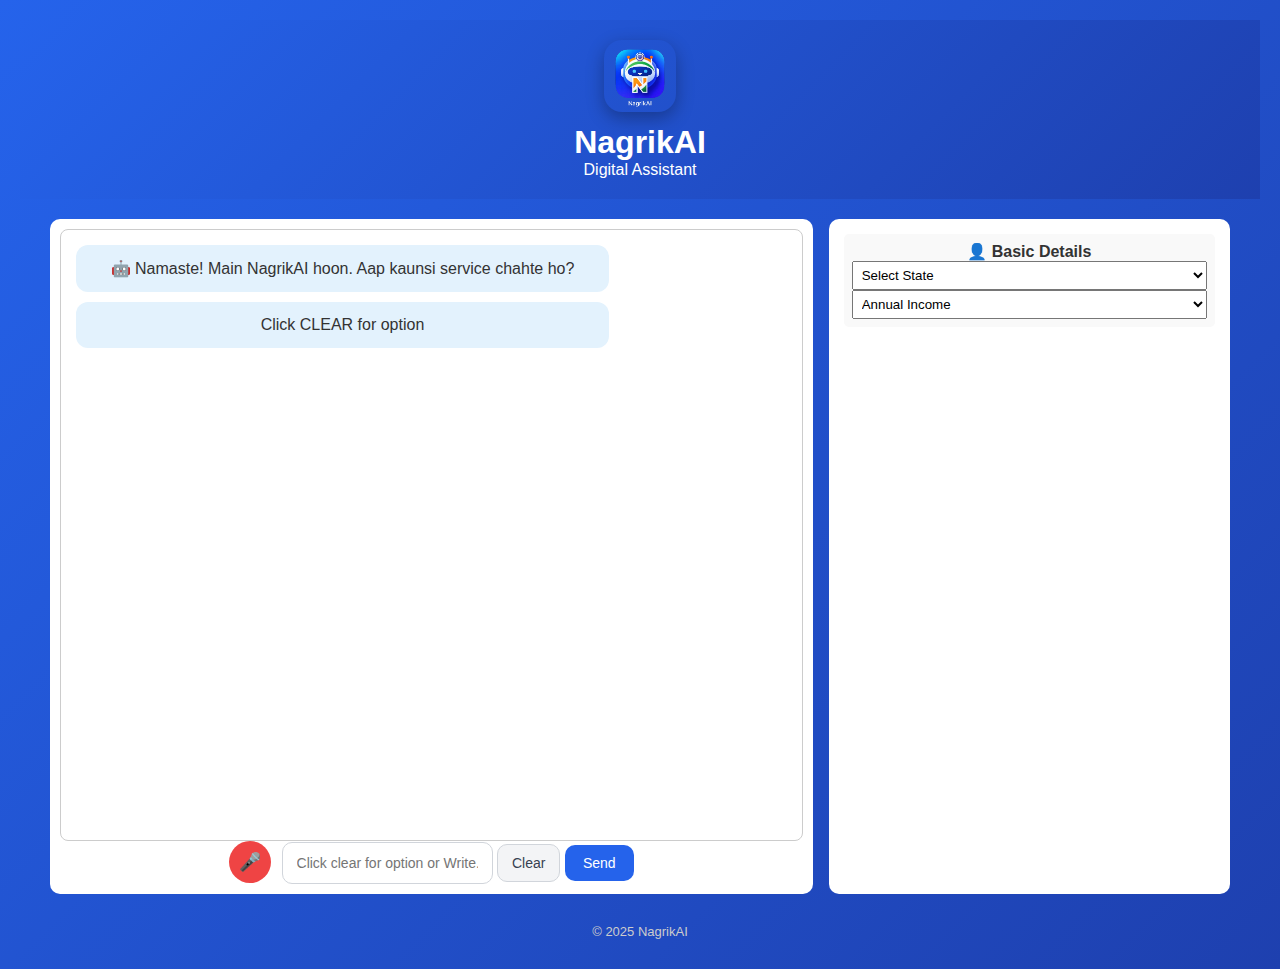
<file: chat.html>
<!DOCTYPE html>
<html lang="en">
<head>
  <meta charset="UTF-8" />
  <title>NagrikAI Assistant</title>
  <meta name="viewport" content="width=device-width, initial-scale=1.0" />
  <link rel="stylesheet" href="style.css">
</head>

<body>

  <header class="app-header">
  <header class="app-header">
  <!-- LOGO -->
  <img 
    src="nagrikailogo.png"
    alt="NagrikAI Logo"
    style="
      width:72px;
      height:72px;
      margin-bottom:8px;
      border-radius:18px;
      box-shadow:0 6px 18px rgba(0,0,0,0.3);
    "
  />

  <h1>NagrikAI</h1>
  <p>Digital Assistant</p>
</header>



  <main class="app-wrapper">
   

    <section class="chat-container">

      <div id="chatBox" class="chat-box">
        
        <div class="bot-msg">
          🤖 Namaste! Main NagrikAI hoon. Aap kaunsi service chahte ho?
        </div>
         <div class="bot-msg">
         Click CLEAR for option 
        </div>
      </div>
    
<div class="chat-input-area">

<button id="micBtn" onclick="startVoice()">🎤</button>



  <input
    type="text"
    id="userInput"
    placeholder="Click clear for option or Write....."
  />

  <button id="clearBtn" class="chat-clear-btn" onclick="clearChat()">Clear</button>
  <button id="sendBtn" class="chat-send-btn" onclick="sendMessage()">Send</button>
</div>




    </section>

    <aside class="side-panel">

   
      <div class="profile-box">
        <h4>👤 Basic Details</h4>

        <select id="state"> 
           <option value="">Select State</option>
          <option value="MP">Madhya Pradesh</option>
          <option value="UP">Uttar Pradesh</option>
          <option value="Delhi">Delhi</option>
        </select>

        <select id="income">
          <option value="">Annual Income</option>
          <option value="below2">Below ₹2.5 Lakh</option>
          <option value="2to5">₹2.5–5 Lakh</option>
          <option value="above5">Above ₹5 Lakh</option>
        </select>
      </div> 

     

     
      <div id="progressBox" class="progress-box" style="display:none;">
        <h4>📊 Progress Tracker</h4>
        <ul id="progressList"></ul>
      </div>

    </aside>

  </main>

  <!-- FOOTER -->
  <footer class="app-footer">
    © 2025 NagrikAI 
  </footer>

  <script src="script.js"></script>
</body>
</html>
</file>
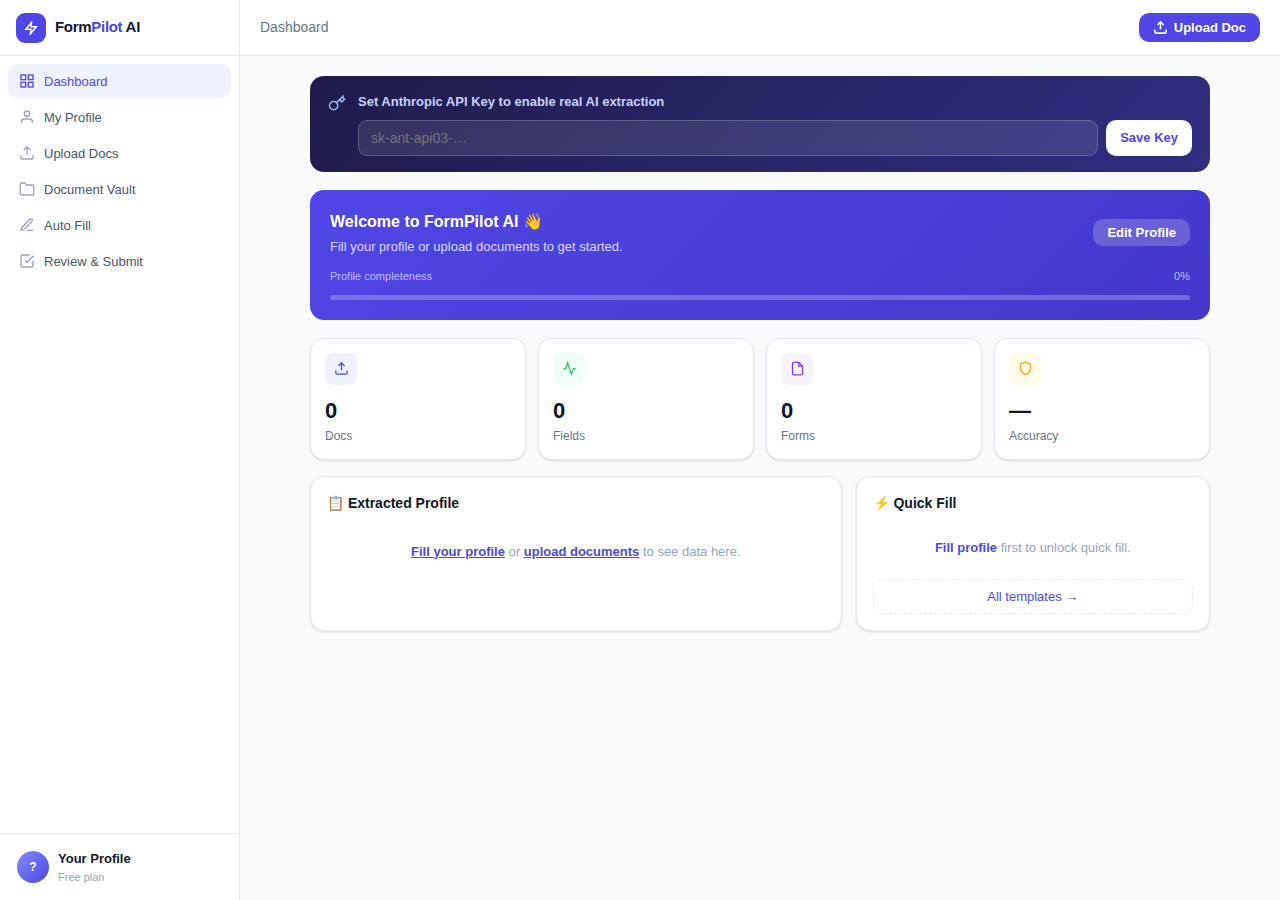
<file: NagrikAI_FormFill.html>
<!DOCTYPE html>
<html lang="en">
<head>
<meta charset="UTF-8">
<meta name="viewport" content="width=device-width, initial-scale=1.0, maximum-scale=1.0">
<title>FormPilot AI</title>
<style>
/* ── RESET & ROOT ── */
*{margin:0;padding:0;box-sizing:border-box;-webkit-tap-highlight-color:transparent}
:root{
  --brand:#4F46E5;--bh:#4338CA;--bl:#EEF2FF;--blt:#E0E7FF;
  --green:#22C55E;--gl:#F0FDF4;--amber:#F59E0B;--al:#FFFBEB;
  --red:#EF4444;--rl:#FEF2F2;--violet:#7C3AED;--vl:#F5F3FF;
  --bg:#F8FAFC;
  --s9:#0F172A;--s7:#334155;--s6:#475569;--s5:#64748B;--s4:#94A3B8;--s3:#CBD5E1;--s2:#E2E8F0;--s1:#F1F5F9;
  --r:14px;--rr:10px;
  --sh:0 1px 3px rgba(0,0,0,.08),0 1px 2px rgba(0,0,0,.05);
  --shh:0 4px 20px rgba(0,0,0,.12);
  --safe-bottom:env(safe-area-inset-bottom,0px);
}
html,body{height:100%;overflow:hidden}
body{font-family:-apple-system,BlinkMacSystemFont,'Segoe UI',Roboto,sans-serif;background:var(--bg);color:var(--s9);font-size:15px;line-height:1.5;-webkit-font-smoothing:antialiased}
button{cursor:pointer;border:none;background:none;font-family:inherit;font-size:inherit;-webkit-appearance:none}
input,select,textarea{font-family:inherit;font-size:16px;-webkit-appearance:none;border-radius:0}
textarea{resize:vertical}
::-webkit-scrollbar{width:4px}::-webkit-scrollbar-thumb{background:var(--s3);border-radius:2px}
.hidden{display:none!important}

/* ── LAYOUT ── */
#app{display:flex;height:100vh;overflow:hidden;position:relative}

/* SIDEBAR — desktop */
#sidebar{
  width:240px;flex-shrink:0;background:#fff;border-right:1px solid var(--s2);
  display:flex;flex-direction:column;transition:transform .25s ease;
  position:relative;z-index:10;
}

/* MAIN */
#main{flex:1;display:flex;flex-direction:column;min-width:0;overflow:hidden}

/* TOPBAR */
#topbar{
  height:56px;background:#fff;border-bottom:1px solid var(--s2);
  padding:0 20px;display:flex;align-items:center;justify-content:space-between;
  flex-shrink:0;position:sticky;top:0;z-index:5;
}

/* PAGE AREA */
#page{flex:1;overflow-y:auto;overflow-x:hidden;padding:20px 20px;padding-bottom:calc(20px + var(--safe-bottom))}
.wrap{max-width:900px;margin:0 auto}

/* MOBILE NAV BAR */
#mobile-nav{
  display:none;position:fixed;bottom:0;left:0;right:0;
  background:#fff;border-top:1px solid var(--s2);
  padding:8px 0;padding-bottom:calc(8px + var(--safe-bottom));
  z-index:100;
}
#mobile-nav .mnav-items{display:flex;justify-content:space-around}
.mni{display:flex;flex-direction:column;align-items:center;gap:3px;padding:6px 12px;border-radius:10px;font-size:10px;font-weight:600;color:var(--s5);cursor:pointer;min-width:56px;transition:all .12s}
.mni.active{color:var(--brand)}
.mni svg{width:22px;height:22px;stroke:currentColor;fill:none;stroke-width:2}
.mni.active svg{stroke:var(--brand)}

/* MOBILE TOPBAR */
#mob-menu-btn{display:none;width:36px;height:36px;align-items:center;justify-content:center;border-radius:9px;cursor:pointer;flex-shrink:0}
#mob-menu-btn svg{width:20px;height:20px;stroke:var(--s6);fill:none;stroke-width:2}

/* MOBILE SIDEBAR OVERLAY */
#sidebar-overlay{display:none;position:fixed;inset:0;background:rgba(0,0,0,.4);z-index:199}

/* Sidebar mobile open state */
.sidebar-mobile-open #sidebar{
  position:fixed;top:0;left:0;bottom:0;z-index:200;
  box-shadow:var(--shh);
}
.sidebar-mobile-open #sidebar-overlay{display:block}

/* ── SIDEBAR INTERNALS ── */
.logo-box{height:56px;padding:0 16px;display:flex;align-items:center;gap:9px;border-bottom:1px solid var(--s2);flex-shrink:0}
.logo-icon{width:30px;height:30px;background:var(--brand);border-radius:9px;display:flex;align-items:center;justify-content:center;flex-shrink:0}
.logo-icon svg{width:14px;height:14px;stroke:#fff;fill:none;stroke-width:2.5}
.sb-nav{flex:1;padding:8px;overflow-y:auto}
.ni{display:flex;align-items:center;gap:9px;padding:9px 11px;border-radius:10px;font-size:13px;font-weight:500;color:var(--s6);cursor:pointer;transition:all .12s;width:100%;text-align:left;margin-bottom:2px;border:none;background:none}
.ni:hover{background:var(--s1);color:var(--s9)}
.ni.active{background:var(--bl);color:var(--brand)}
.ni.active svg{stroke:var(--brand)}
.ni svg{width:16px;height:16px;stroke:var(--s4);fill:none;stroke-width:2;flex-shrink:0}
.user-bar{padding:8px;border-top:1px solid var(--s2)}
.avatar{width:32px;height:32px;border-radius:50%;background:linear-gradient(135deg,#818CF8,var(--brand));color:#fff;font-size:12px;font-weight:700;display:flex;align-items:center;justify-content:center;flex-shrink:0}

/* ── COMPONENTS ── */
.card{background:#fff;border-radius:var(--r);border:1px solid var(--s2);box-shadow:var(--sh)}
.btn{display:inline-flex;align-items:center;justify-content:center;gap:6px;font-weight:600;padding:10px 18px;border-radius:var(--rr);font-size:14px;transition:all .12s;cursor:pointer;border:none;font-family:inherit;line-height:1;white-space:nowrap}
.btn-p{background:var(--brand);color:#fff}.btn-p:hover{background:var(--bh)}.btn-p:active{background:#3730A3}
.btn-s{background:#fff;color:var(--s7);border:1px solid var(--s2)}.btn-s:hover{background:var(--s1)}
.btn-g{background:var(--gl);color:#15803D;border:none}.btn-g:hover{background:#DCFCE7}
.btn-sm{padding:7px 14px;font-size:13px}
.btn-xs{padding:5px 11px;font-size:12px}
.btn-full{width:100%;justify-content:center}
.btn:disabled{opacity:.5;cursor:not-allowed}
.btn svg{width:15px;height:15px;fill:none;stroke:currentColor;stroke-width:2.5}

.input{width:100%;padding:11px 14px;border-radius:var(--rr);border:1.5px solid var(--s2);font-size:15px;color:var(--s9);background:#fff;outline:none;transition:border-color .12s;-webkit-appearance:none}
.input:focus{border-color:var(--brand);box-shadow:0 0 0 3px rgba(79,70,229,.1)}
.input.filled{border-color:rgba(34,197,94,.7);background:rgba(34,197,94,.04)}
.input.lowc{border-color:rgba(245,158,11,.7);background:rgba(245,158,11,.04)}
select.input{cursor:pointer;background-image:url("data:image/svg+xml,%3Csvg xmlns='http://www.w3.org/2000/svg' width='12' height='12' viewBox='0 0 24 24' fill='none' stroke='%2394A3B8' stroke-width='2.5'%3E%3Cpolyline points='6 9 12 15 18 9'/%3E%3C/svg%3E");background-repeat:no-repeat;background-position:right 12px center;padding-right:36px}

.badge{display:inline-flex;align-items:center;gap:3px;padding:3px 9px;border-radius:99px;font-size:11px;font-weight:600}
.bg{background:var(--gl);color:#15803D}
.bb{background:var(--bl);color:#4338CA}
.ba{background:var(--al);color:#92400E}
.br{background:var(--rl);color:#DC2626}
.bgr{background:var(--s1);color:var(--s6)}
.tag{display:inline-flex;align-items:center;padding:2px 8px;border-radius:6px;font-size:11px;font-weight:600}

/* ── UTILITY ── */
.s2>*+*{margin-top:8px}
.s3>*+*{margin-top:12px}
.s4>*+*{margin-top:16px}
.g2{display:grid;grid-template-columns:1fr 1fr;gap:14px}
.g4{display:grid;grid-template-columns:repeat(4,1fr);gap:12px}
.g3{display:grid;grid-template-columns:repeat(3,1fr);gap:12px}
.row{display:flex;gap:10px}
.row-sb{display:flex;justify-content:space-between;align-items:center}
.center{display:flex;align-items:center;justify-content:center}
.gap2{gap:8px}.gap3{gap:12px}.gap4{gap:16px}
.flex1{flex:1}.mw0{min-width:0}
.trunc{overflow:hidden;text-overflow:ellipsis;white-space:nowrap}
.divider{border-top:1px solid var(--s1);margin:14px 0}

/* ── TOAST ── */
#toast-box{position:fixed;top:16px;right:16px;left:16px;z-index:9999;display:flex;flex-direction:column;gap:8px;pointer-events:none;align-items:flex-end}
.toast{background:#fff;border:1px solid var(--s2);border-radius:var(--r);padding:12px 15px;font-size:13px;font-weight:500;box-shadow:var(--shh);display:flex;align-items:center;gap:8px;pointer-events:auto;max-width:360px;width:100%;animation:tsl .3s ease}
.toast.success{border-left:3px solid var(--green)}.toast.error{border-left:3px solid var(--red)}.toast.info{border-left:3px solid var(--brand)}
@keyframes tsl{from{opacity:0;transform:translateY(-8px)}to{opacity:1;transform:none}}

/* ── SPINNER ── */
@keyframes spin{to{transform:rotate(360deg)}}
.spin{animation:spin .7s linear infinite}
.sp{border:2.5px solid rgba(79,70,229,.2);border-top-color:var(--brand);border-radius:50%;display:inline-block}
@keyframes fi{from{opacity:0;transform:translateY(6px)}to{opacity:1;transform:none}}
.fi{animation:fi .25s ease}

/* ── PROGRESS BANNER ── */
.pb-banner{background:linear-gradient(135deg,var(--brand),#4338CA);color:#fff;border-radius:var(--r);padding:20px;margin-bottom:18px}
.pb-bar-bg{height:5px;background:rgba(255,255,255,.25);border-radius:3px;margin-top:10px}
.pb-bar{height:100%;background:#fff;border-radius:3px;transition:width .6s}
.cbw{height:4px;background:var(--s1);border-radius:2px;overflow:hidden;margin-top:4px}
.cb{height:100%;border-radius:2px}

/* ── UPLOAD ── */
.dz{border:2px dashed var(--s3);border-radius:var(--r);padding:40px 20px;text-align:center;cursor:pointer;transition:all .2s;touch-action:manipulation}
.dz:hover,.dz.over{border-color:var(--brand);background:rgba(79,70,229,.03)}
.dz-icon{width:56px;height:56px;background:var(--s1);border-radius:14px;display:flex;align-items:center;justify-content:center;margin:0 auto 12px;transition:background .2s}
.dz-icon svg{width:24px;height:24px;stroke:var(--s4);fill:none;stroke-width:2}
.dz.over .dz-icon{background:var(--bl)}.dz.over .dz-icon svg{stroke:var(--brand)}
.ucard{border-radius:var(--r);border:1px solid var(--s2);background:#fff;overflow:hidden;box-shadow:var(--sh);margin-bottom:10px}
.uprog{height:3px;background:var(--brand);transition:width .5s}
.dpill{padding:7px 14px;border-radius:9px;font-size:13px;font-weight:600;border:1.5px solid var(--s2);background:#fff;color:var(--s6);cursor:pointer;transition:all .12s;margin:0 6px 8px 0;touch-action:manipulation}
.dpill:hover{border-color:var(--brand);color:var(--brand)}
.dpill.sel{background:var(--bl);color:var(--brand);border-color:var(--blt)}

/* ── FIELD TABLE ── */
.ftable{background:#fff;border:1px solid var(--s2);border-radius:var(--r);overflow:hidden;box-shadow:var(--sh)}
.frow{display:flex;align-items:center;gap:9px;padding:10px 14px;border-bottom:1px solid var(--s1);transition:background .1s}
.frow:last-child{border-bottom:none}.frow:hover{background:var(--s1)}
.cdot{width:8px;height:8px;border-radius:50%;flex-shrink:0}
.cdot.hi{background:#4ADE80}.cdot.me{background:var(--amber)}.cdot.lo{background:var(--red)}.cdot.no{background:var(--s3)}
.flbl{width:160px;flex-shrink:0}
.fcon{width:44px;text-align:right;flex-shrink:0;font-size:11px;font-weight:600}
.fcon.hi{color:#16A34A}.fcon.me{color:#D97706}.fcon.lo{color:var(--red)}.fcon.no{color:var(--s4)}
.fst{width:16px;flex-shrink:0;display:flex;justify-content:center}
.fst svg{width:14px;height:14px;fill:none;stroke-width:2}

/* ── REVIEW ── */
.rsec{background:#fff;border:1px solid var(--s2);border-radius:var(--r);overflow:hidden;box-shadow:var(--sh)}
.rh{width:100%;display:flex;align-items:center;gap:9px;padding:13px 16px;background:none;border:none;cursor:pointer;text-align:left;font-family:inherit;touch-action:manipulation}
.rh:hover{background:var(--s1)}
.rb{border-top:1px solid var(--s1)}
.rrow{display:flex;align-items:flex-start;gap:9px;padding:9px 16px;border-bottom:1px solid var(--s1)}
.rrow:last-child{border-bottom:none}

/* ── SUBMIT OPTS ── */
.sopt{width:100%;display:flex;align-items:center;gap:10px;padding:13px;border-radius:var(--rr);border:1.5px solid var(--s2);cursor:pointer;text-align:left;background:#fff;transition:all .12s;font-family:inherit}
.sopt:hover{border-color:var(--s3)}.sopt.active{border-color:var(--blt);background:var(--bl)}

/* ── PROCESSING ── */
.pc-card{background:#fff;border:1px solid var(--s2);border-radius:var(--r);padding:44px 20px;text-align:center;box-shadow:var(--sh)}
.pc-icon{width:56px;height:56px;background:var(--bl);border-radius:14px;display:flex;align-items:center;justify-content:center;margin:0 auto 16px}
.pstep{display:flex;align-items:center;gap:10px;padding:7px 0}
.pdot{width:24px;height:24px;border-radius:50%;display:flex;align-items:center;justify-content:center;font-size:11px;font-weight:700;flex-shrink:0}
.pdot.d{background:var(--gl);color:#15803D}.pdot.a{background:var(--bl);color:var(--brand)}.pdot.w{background:var(--s1);color:var(--s4)}

/* ── VAULT DOC ROW ── */
.vrow{width:100%;text-align:left;background:#fff;border:1px solid var(--s2);border-radius:var(--r);padding:13px 15px;display:flex;align-items:center;gap:12px;cursor:pointer;transition:all .12s;box-shadow:var(--sh)}
.vrow:hover,.vrow:active{box-shadow:var(--shh)}
.vdic{width:38px;height:38px;background:var(--s1);border-radius:9px;display:flex;align-items:center;justify-content:center;flex-shrink:0}
.vdic svg{width:17px;height:17px;stroke:var(--s4);fill:none;stroke-width:2}

/* ── CATEGORY PILLS ── */
.cpill{display:inline-flex;align-items:center;gap:5px;padding:8px 14px;border-radius:var(--rr);font-size:13px;font-weight:600;border:1.5px solid var(--s2);background:#fff;color:var(--s6);cursor:pointer;transition:all .12s;margin:0 6px 8px 0;touch-action:manipulation}
.cpill:hover{border-color:var(--brand)}.cpill.active{background:var(--brand);color:#fff;border-color:var(--brand)}
.cnt{font-size:10px;padding:1px 5px;border-radius:99px;background:rgba(0,0,0,.12)}
.cpill:not(.active) .cnt{background:var(--s1);color:var(--s5)}

/* ── TEMPLATE CARD ── */
.tcard{background:#fff;border:1px solid var(--s2);border-radius:var(--r);padding:16px;cursor:pointer;transition:all .12s;text-align:left;box-shadow:var(--sh);display:flex;flex-direction:column;gap:8px;width:100%;font-family:inherit;touch-action:manipulation}
.tcard:hover,.tcard:active{border-color:var(--blt);box-shadow:var(--shh)}
.tzap{width:30px;height:30px;background:var(--s1);border-radius:8px;display:flex;align-items:center;justify-content:center;flex-shrink:0;transition:background .12s}
.tcard:hover .tzap{background:var(--bl)}
.tzap svg{width:14px;height:14px;stroke:var(--brand);fill:none;stroke-width:2.5}

/* ── MODE TABS ── */
.mtabs{display:flex;gap:3px;background:var(--s1);border-radius:12px;padding:4px;margin-bottom:20px;width:fit-content}
.mtab{display:flex;align-items:center;gap:6px;padding:8px 16px;border-radius:9px;font-size:14px;font-weight:500;color:var(--s5);cursor:pointer;border:none;background:none;font-family:inherit;transition:all .12s;touch-action:manipulation}
.mtab:hover{color:var(--s9)}.mtab.active{background:#fff;color:var(--s9);box-shadow:0 1px 3px rgba(0,0,0,.1)}
.mtab svg{width:14px;height:14px;stroke:currentColor;fill:none;stroke-width:2}

/* ── INFO BANNER ── */
.infob{display:flex;align-items:flex-start;gap:10px;background:var(--gl);border:1px solid #BBF7D0;border-radius:var(--r);padding:12px 14px;margin-bottom:16px}
.infob svg{width:16px;height:16px;stroke:#15803D;fill:none;stroke-width:2;flex-shrink:0;margin-top:1px}

/* ── API BANNER ── */
.api-banner{background:linear-gradient(135deg,#1E1B4B,#312E81);border-radius:var(--r);padding:16px 18px;margin-bottom:18px}
.api-banner svg{width:18px;height:18px;stroke:#A5B4FC;fill:none;stroke-width:2;flex-shrink:0;margin-top:2px}

/* ── PROFILE FORM ── */
.pf-section{background:#fff;border-radius:var(--r);border:1px solid var(--s2);overflow:hidden;box-shadow:var(--sh);margin-bottom:14px}
.pf-sec-head{padding:14px 16px;background:var(--s1);border-bottom:1px solid var(--s2);display:flex;align-items:center;gap:8px;cursor:pointer;touch-action:manipulation}
.pf-sec-head:hover{background:#ECEFF4}
.pf-sec-head span{font-size:15px}
.pf-sec-body{padding:16px}
.pf-row{display:grid;grid-template-columns:1fr 1fr;gap:12px;margin-bottom:12px}
.pf-field label{font-size:12px;font-weight:600;color:var(--s6);display:block;margin-bottom:5px;text-transform:uppercase;letter-spacing:.04em}
.pf-field input,.pf-field select{width:100%;padding:11px 13px;border-radius:var(--rr);border:1.5px solid var(--s2);font-size:15px;color:var(--s9);background:#fff;outline:none;transition:border-color .12s}
.pf-field input:focus,.pf-field select:focus{border-color:var(--brand);box-shadow:0 0 0 3px rgba(79,70,229,.1)}
.pf-full{grid-column:1/-1}

/* ── SUCCESS OVERLAY ── */
#sov{position:fixed;inset:0;background:rgba(0,0,0,.5);z-index:9998;display:flex;align-items:center;justify-content:center;padding:16px}

/* ── SCROLL CONTAINER ── */
.scroll-x{overflow-x:auto;-webkit-overflow-scrolling:touch;padding-bottom:4px}
.scroll-x::-webkit-scrollbar{height:3px}

/* ── RESPONSIVE ── */
@media(max-width:768px){
  #sidebar{display:none}
  .sidebar-mobile-open #sidebar{display:flex}
  #mobile-nav{display:block}
  #mob-menu-btn{display:flex}
  #page{padding:16px 14px;padding-bottom:calc(72px + var(--safe-bottom))}
  .g4{grid-template-columns:1fr 1fr}
  .g3{grid-template-columns:1fr 1fr}
  .g2{grid-template-columns:1fr 1fr}
  .frow{flex-wrap:wrap}.flbl{width:100%}.fcon{display:none}
  .rrow{flex-wrap:wrap}
  .pf-row{grid-template-columns:1fr}
  .pc-card{padding:32px 16px}
  .dz{padding:32px 16px}
}
@media(max-width:480px){
  .g4{grid-template-columns:1fr 1fr}
  .g2{grid-template-columns:1fr}
  .mtabs{width:100%}.mtab{flex:1;justify-content:center}
  .topbar-actions .btn-p span{display:none}
}
</style>
</head>
<body>
<div id="toast-box"></div>

<div id="app">
  <!-- SIDEBAR OVERLAY (mobile) -->
  <div id="sidebar-overlay" onclick="closeSidebar()"></div>

  <!-- SIDEBAR -->
  <aside id="sidebar">
    <div class="logo-box">
      <div class="logo-icon"><svg viewBox="0 0 24 24"><polygon points="13 2 3 14 12 14 11 22 21 10 12 10 13 2"/></svg></div>
      <span style="font-size:15px;font-weight:700;letter-spacing:-.02em">Form<span style="color:var(--brand)">Pilot</span> AI</span>
    </div>
    <nav class="sb-nav">
      <button class="ni active" id="ni-dashboard" onclick="go('dashboard')"><svg viewBox="0 0 24 24"><rect x="3" y="3" width="7" height="7"/><rect x="14" y="3" width="7" height="7"/><rect x="14" y="14" width="7" height="7"/><rect x="3" y="14" width="7" height="7"/></svg>Dashboard</button>
      <button class="ni" id="ni-profile" onclick="go('profile')"><svg viewBox="0 0 24 24"><path d="M20 21v-2a4 4 0 0 0-4-4H8a4 4 0 0 0-4 4v2"/><circle cx="12" cy="7" r="4"/></svg>My Profile</button>
      <button class="ni" id="ni-upload" onclick="go('upload')"><svg viewBox="0 0 24 24"><path d="M21 15v4a2 2 0 0 1-2 2H5a2 2 0 0 1-2-2v-4"/><polyline points="17 8 12 3 7 8"/><line x1="12" y1="3" x2="12" y2="15"/></svg>Upload Docs</button>
      <button class="ni" id="ni-vault" onclick="go('vault')"><svg viewBox="0 0 24 24"><path d="M22 19a2 2 0 0 1-2 2H4a2 2 0 0 1-2-2V5a2 2 0 0 1 2-2h5l2 3h9a2 2 0 0 1 2 2z"/></svg>Document Vault</button>
      <button class="ni" id="ni-autofill" onclick="go('autofill')"><svg viewBox="0 0 24 24"><path d="M12 20h9"/><path d="M16.5 3.5a2.121 2.121 0 0 1 3 3L7 19l-4 1 1-4L16.5 3.5z"/></svg>Auto Fill</button>
      <button class="ni" id="ni-review" onclick="go('review')"><svg viewBox="0 0 24 24"><polyline points="9 11 12 14 22 4"/><path d="M21 12v7a2 2 0 0 1-2 2H5a2 2 0 0 1-2-2V5a2 2 0 0 1 2-2h11"/></svg>Review & Submit</button>
    </nav>
    <div class="user-bar">
      <div style="display:flex;align-items:center;gap:9px;padding:7px 9px;border-radius:10px;cursor:pointer" onmouseover="this.style.background='var(--s1)'" onmouseout="this.style.background=''">
        <div class="avatar" id="sb-avatar">?</div>
        <div style="flex:1;min-width:0">
          <div style="font-size:13px;font-weight:600;overflow:hidden;text-overflow:ellipsis;white-space:nowrap" id="sb-name">Your Profile</div>
          <div style="font-size:11px;color:var(--s4)">Free plan</div>
        </div>
      </div>
    </div>
  </aside>

  <!-- MAIN -->
  <div id="main">
    <!-- TOPBAR -->
    <header id="topbar">
      <div style="display:flex;align-items:center;gap:10px">
        <button id="mob-menu-btn" onclick="openSidebar()"><svg viewBox="0 0 24 24"><line x1="3" y1="6" x2="21" y2="6"/><line x1="3" y1="12" x2="21" y2="12"/><line x1="3" y1="18" x2="21" y2="18"/></svg></button>
        <span style="font-size:14px;color:var(--s5);font-weight:500" id="tbar-title">Dashboard</span>
      </div>
      <div style="display:flex;align-items:center;gap:8px" class="topbar-actions">
        <div id="api-pill" style="display:none" class="badge bg">AI Active ✓</div>
        <button class="btn btn-p btn-sm" onclick="go('upload')">
          <svg viewBox="0 0 24 24"><path d="M21 15v4a2 2 0 0 1-2 2H5a2 2 0 0 1-2-2v-4"/><polyline points="17 8 12 3 7 8"/><line x1="12" y1="3" x2="12" y2="15"/></svg>
          <span>Upload Doc</span>
        </button>
      </div>
    </header>

    <!-- PAGE CONTENT -->
    <main id="page">

      <!-- ══════ DASHBOARD ══════ -->
      <div id="tab-dashboard" class="wrap fi">

        <!-- API Key Banner -->
        <div class="api-banner" id="api-banner" style="display:flex;align-items:flex-start;gap:12px">
          <svg viewBox="0 0 24 24"><path d="M21 2l-2 2m-7.61 7.61a5.5 5.5 0 1 1-7.778 7.778 5.5 5.5 0 0 1 7.777-7.777zm0 0L15.5 7.5m0 0l3 3L22 7l-3-3m-3.5 3.5L19 4"/></svg>
          <div style="flex:1">
            <div style="font-size:13px;font-weight:600;color:#C7D2FE;margin-bottom:8px">Set Anthropic API Key to enable real AI extraction</div>
            <div style="display:flex;gap:8px;flex-wrap:wrap">
              <input id="apiinput" type="password" placeholder="sk-ant-api03-…" style="flex:1;min-width:200px;padding:9px 12px;border-radius:9px;border:1px solid rgba(255,255,255,.2);background:rgba(255,255,255,.1);color:#fff;font-size:14px;outline:none;font-family:inherit" oninput="this.style.borderColor='rgba(255,255,255,.3)'">
              <button class="btn btn-sm" style="background:#fff;color:var(--brand);flex-shrink:0" onclick="saveKey()">Save Key</button>
            </div>
          </div>
        </div>

        <!-- Profile Banner -->
        <div class="pb-banner">
          <div class="row-sb" style="gap:10px">
            <div>
              <div style="font-size:16px;font-weight:600;margin-bottom:3px" id="banner-name">Welcome to FormPilot AI 👋</div>
              <div style="font-size:13px;color:rgba(255,255,255,.8)" id="banner-sub">Set up your profile and upload documents to get started.</div>
            </div>
            <button class="btn btn-sm" style="background:rgba(255,255,255,.2);color:#fff;border:none;flex-shrink:0" onclick="go('profile')">Edit Profile</button>
          </div>
          <div style="margin-top:12px">
            <div style="display:flex;justify-content:space-between;font-size:11px;color:rgba(255,255,255,.65);margin-bottom:5px"><span>Profile completeness</span><span id="pct-lbl">0%</span></div>
            <div class="pb-bar-bg"><div class="pb-bar" id="pbar" style="width:0%"></div></div>
          </div>
        </div>

        <!-- Stats -->
        <div class="g4" style="margin-bottom:16px">
          <div class="card" style="padding:14px">
            <div style="width:32px;height:32px;background:var(--bl);border-radius:8px;display:flex;align-items:center;justify-content:center;margin-bottom:9px">
              <svg viewBox="0 0 24 24" style="width:15px;height:15px;stroke:var(--brand);fill:none;stroke-width:2"><path d="M21 15v4a2 2 0 0 1-2 2H5a2 2 0 0 1-2-2v-4"/><polyline points="17 8 12 3 7 8"/><line x1="12" y1="3" x2="12" y2="15"/></svg>
            </div>
            <div style="font-size:22px;font-weight:800" id="s-docs">0</div>
            <div style="font-size:12px;color:var(--s5)">Docs</div>
          </div>
          <div class="card" style="padding:14px">
            <div style="width:32px;height:32px;background:var(--gl);border-radius:8px;display:flex;align-items:center;justify-content:center;margin-bottom:9px">
              <svg viewBox="0 0 24 24" style="width:15px;height:15px;stroke:var(--green);fill:none;stroke-width:2"><polyline points="22 12 18 12 15 21 9 3 6 12 2 12"/></svg>
            </div>
            <div style="font-size:22px;font-weight:800" id="s-fields">0</div>
            <div style="font-size:12px;color:var(--s5)">Fields</div>
          </div>
          <div class="card" style="padding:14px">
            <div style="width:32px;height:32px;background:var(--vl);border-radius:8px;display:flex;align-items:center;justify-content:center;margin-bottom:9px">
              <svg viewBox="0 0 24 24" style="width:15px;height:15px;stroke:var(--violet);fill:none;stroke-width:2"><path d="M14 2H6a2 2 0 0 0-2 2v16a2 2 0 0 0 2 2h12a2 2 0 0 0 2-2V8z"/><polyline points="14 2 14 8 20 8"/></svg>
            </div>
            <div style="font-size:22px;font-weight:800" id="s-forms">0</div>
            <div style="font-size:12px;color:var(--s5)">Forms</div>
          </div>
          <div class="card" style="padding:14px">
            <div style="width:32px;height:32px;background:var(--al);border-radius:8px;display:flex;align-items:center;justify-content:center;margin-bottom:9px">
              <svg viewBox="0 0 24 24" style="width:15px;height:15px;stroke:var(--amber);fill:none;stroke-width:2"><path d="M12 22s8-4 8-10V5l-8-3-8 3v7c0 6 8 10 8 10z"/></svg>
            </div>
            <div style="font-size:22px;font-weight:800" id="s-conf">—</div>
            <div style="font-size:12px;color:var(--s5)">Accuracy</div>
          </div>
        </div>

        <!-- Profile Preview + Quick Fill -->
        <div class="g2" style="grid-template-columns:3fr 2fr;gap:14px;margin-bottom:16px">
          <div class="card" style="padding:16px">
            <div style="font-weight:600;font-size:14px;margin-bottom:12px">📋 Extracted Profile</div>
            <div id="prof-preview"><div style="text-align:center;padding:20px 10px;color:var(--s4);font-size:13px">Upload documents or fill your profile to see data here.</div></div>
          </div>
          <div class="card" style="padding:16px">
            <div style="font-weight:600;font-size:14px;margin-bottom:12px">⚡ Quick Fill</div>
            <div id="quick-fill-cards"><div style="color:var(--s4);font-size:13px;text-align:center;padding:16px 8px">Upload a document first.</div></div>
            <button onclick="go('autofill')" style="width:100%;margin-top:10px;padding:9px;border-radius:9px;border:1.5px dashed var(--blt);color:var(--brand);background:transparent;cursor:pointer;font-size:13px;font-weight:500">All templates →</button>
          </div>
        </div>

        <!-- Recent Fills -->
        <div class="card" style="padding:16px" id="recent-card" style="display:none">
          <div style="font-weight:600;font-size:14px;margin-bottom:12px">🕐 Recent Form Fills</div>
          <div id="recent-list"></div>
        </div>
      </div>

      <!-- ══════ MY PROFILE ══════ -->
      <div id="tab-profile" class="wrap fi hidden">
        <div style="margin-bottom:18px">
          <div style="font-size:20px;font-weight:700;margin-bottom:3px">My Profile</div>
          <div style="color:var(--s5);font-size:13px">Fill in your details manually — used for auto-filling any form. Stored securely in your browser.</div>
        </div>

        <!-- Personal -->
        <div class="pf-section">
          <div class="pf-sec-head" onclick="togglePfSec('pf-personal')">
            <span>👤</span><span style="font-weight:600;flex:1">Personal Information</span>
            <svg id="pf-personal-chev" viewBox="0 0 24 24" style="width:16px;height:16px;stroke:var(--s4);fill:none;stroke-width:2"><polyline points="6 9 12 15 18 9"/></svg>
          </div>
          <div class="pf-sec-body" id="pf-personal">
            <div class="pf-row">
              <div class="pf-field"><label>Full Name</label><input id="pf_full_name" placeholder="Rajesh Kumar Singh"></div>
              <div class="pf-field"><label>Date of Birth</label><input id="pf_date_of_birth" placeholder="DD/MM/YYYY" type="text"></div>
              <div class="pf-field"><label>Gender</label><select id="pf_gender"><option value="">Select</option><option>Male</option><option>Female</option><option>Transgender</option></select></div>
              <div class="pf-field"><label>Father's Name</label><input id="pf_father_name" placeholder="Ram Kumar Singh"></div>
              <div class="pf-field"><label>Mother's Name</label><input id="pf_mother_name" placeholder="Sunita Singh"></div>
              <div class="pf-field"><label>Nationality</label><input id="pf_nationality" placeholder="Indian"></div>
            </div>
          </div>
        </div>

        <!-- Contact -->
        <div class="pf-section">
          <div class="pf-sec-head" onclick="togglePfSec('pf-contact')">
            <span>📞</span><span style="font-weight:600;flex:1">Contact Details</span>
            <svg id="pf-contact-chev" viewBox="0 0 24 24" style="width:16px;height:16px;stroke:var(--s4);fill:none;stroke-width:2"><polyline points="6 9 12 15 18 9"/></svg>
          </div>
          <div class="pf-sec-body" id="pf-contact" style="display:none">
            <div class="pf-row">
              <div class="pf-field"><label>Mobile Number</label><input id="pf_phone" placeholder="9876543210" type="tel"></div>
              <div class="pf-field"><label>Email ID</label><input id="pf_email" placeholder="rajesh@email.com" type="email"></div>
              <div class="pf-field pf-full"><label>Address Line 1</label><input id="pf_address_line1" placeholder="House No. 42, Civil Lines"></div>
              <div class="pf-field pf-full"><label>Address Line 2</label><input id="pf_address_line2" placeholder="Near Ram Mandir (optional)"></div>
              <div class="pf-field"><label>City</label><input id="pf_city" placeholder="Lucknow"></div>
              <div class="pf-field"><label>District</label><input id="pf_district" placeholder="Lucknow"></div>
              <div class="pf-field"><label>State</label><input id="pf_state" placeholder="Uttar Pradesh"></div>
              <div class="pf-field"><label>PIN Code</label><input id="pf_pincode" placeholder="226001"></div>
            </div>
          </div>
        </div>

        <!-- Identity -->
        <div class="pf-section">
          <div class="pf-sec-head" onclick="togglePfSec('pf-identity')">
            <span>🪪</span><span style="font-weight:600;flex:1">Identity Documents</span>
            <svg id="pf-identity-chev" viewBox="0 0 24 24" style="width:16px;height:16px;stroke:var(--s4);fill:none;stroke-width:2"><polyline points="6 9 12 15 18 9"/></svg>
          </div>
          <div class="pf-sec-body" id="pf-identity" style="display:none">
            <div class="pf-row">
              <div class="pf-field"><label>Aadhaar Number</label><input id="pf_aadhaar_number" placeholder="XXXX XXXX XXXX" maxlength="14"></div>
              <div class="pf-field"><label>PAN Number</label><input id="pf_pan_number" placeholder="ABCDE1234F" maxlength="10" style="text-transform:uppercase"></div>
              <div class="pf-field"><label>Passport Number</label><input id="pf_passport_number" placeholder="A1234567"></div>
              <div class="pf-field"><label>Driving Licence</label><input id="pf_driving_license" placeholder="UP75 20190012345"></div>
              <div class="pf-field"><label>Voter ID</label><input id="pf_voter_id" placeholder="ABC1234567"></div>
            </div>
          </div>
        </div>

        <!-- Education -->
        <div class="pf-section">
          <div class="pf-sec-head" onclick="togglePfSec('pf-education')">
            <span>🎓</span><span style="font-weight:600;flex:1">Education</span>
            <svg id="pf-education-chev" viewBox="0 0 24 24" style="width:16px;height:16px;stroke:var(--s4);fill:none;stroke-width:2"><polyline points="6 9 12 15 18 9"/></svg>
          </div>
          <div class="pf-sec-body" id="pf-education" style="display:none">
            <div class="pf-row">
              <div class="pf-field"><label>Highest Degree</label><select id="pf_highest_degree"><option value="">Select</option><option>10th Pass</option><option>12th Pass</option><option>Diploma</option><option>B.A.</option><option>B.Sc.</option><option>B.Com.</option><option>B.Tech / B.E.</option><option>BCA</option><option>M.A.</option><option>M.Sc.</option><option>M.Tech</option><option>MBA</option><option>MCA</option><option>PhD</option><option>Other</option></select></div>
              <div class="pf-field"><label>Stream / Subject</label><input id="pf_stream" placeholder="Science / Commerce / Arts"></div>
              <div class="pf-field"><label>University / Board</label><input id="pf_university" placeholder="AKTU / CBSE / IGNOU"></div>
              <div class="pf-field"><label>College / School</label><input id="pf_college" placeholder="Govt. Degree College"></div>
              <div class="pf-field"><label>Year of Passing</label><input id="pf_graduation_year" placeholder="2021" type="number" min="1980" max="2030"></div>
              <div class="pf-field"><label>Percentage / CGPA</label><input id="pf_percentage" placeholder="75.5 %"></div>
            </div>
          </div>
        </div>

        <!-- Professional -->
        <div class="pf-section">
          <div class="pf-sec-head" onclick="togglePfSec('pf-professional')">
            <span>💼</span><span style="font-weight:600;flex:1">Professional</span>
            <svg id="pf-professional-chev" viewBox="0 0 24 24" style="width:16px;height:16px;stroke:var(--s4);fill:none;stroke-width:2"><polyline points="6 9 12 15 18 9"/></svg>
          </div>
          <div class="pf-sec-body" id="pf-professional" style="display:none">
            <div class="pf-row">
              <div class="pf-field"><label>Current Employer</label><input id="pf_current_employer" placeholder="TCS / Infosys / Self-employed"></div>
              <div class="pf-field"><label>Designation</label><input id="pf_job_title" placeholder="Software Engineer"></div>
              <div class="pf-field"><label>Years of Experience</label><input id="pf_experience_years" placeholder="3" type="number" min="0"></div>
              <div class="pf-field"><label>Annual Income (₹)</label><input id="pf_annual_income" placeholder="500000"></div>
              <div class="pf-field pf-full"><label>Skills (comma separated)</label><input id="pf_skills" placeholder="Java, Python, MS Excel"></div>
            </div>
          </div>
        </div>

        <!-- Bank -->
        <div class="pf-section">
          <div class="pf-sec-head" onclick="togglePfSec('pf-bank')">
            <span>🏦</span><span style="font-weight:600;flex:1">Bank Details</span>
            <svg id="pf-bank-chev" viewBox="0 0 24 24" style="width:16px;height:16px;stroke:var(--s4);fill:none;stroke-width:2"><polyline points="6 9 12 15 18 9"/></svg>
          </div>
          <div class="pf-sec-body" id="pf-bank" style="display:none">
            <div class="pf-row">
              <div class="pf-field"><label>Bank Name</label><input id="pf_bank_name" placeholder="State Bank of India"></div>
              <div class="pf-field"><label>Account Number</label><input id="pf_account_number" placeholder="XXXXXXXXXX"></div>
              <div class="pf-field"><label>IFSC Code</label><input id="pf_ifsc_code" placeholder="SBIN0001234" style="text-transform:uppercase"></div>
              <div class="pf-field"><label>Account Type</label><select id="pf_account_type"><option value="">Select</option><option>Savings</option><option>Current</option><option>Jan Dhan</option></select></div>
            </div>
          </div>
        </div>

        <div style="display:flex;gap:10px;flex-wrap:wrap">
          <button class="btn btn-p" style="flex:1;min-width:140px" onclick="saveProfile()">💾 Save Profile</button>
          <button class="btn btn-s btn-sm" onclick="clearProfile()">Clear All</button>
        </div>
        <div style="font-size:12px;color:var(--s4);margin-top:8px;text-align:center">All data stored only in your browser's localStorage — never sent to any server (except Anthropic API when you upload a document)</div>
      </div>

      <!-- ══════ UPLOAD ══════ -->
      <div id="tab-upload" class="wrap fi hidden">
        <div style="margin-bottom:16px">
          <div style="font-size:20px;font-weight:700;margin-bottom:3px">Upload Documents</div>
          <div style="color:var(--s5);font-size:13px">Claude AI extracts real data — zero hardcoded values.</div>
        </div>
        <div class="card" style="padding:14px;margin-bottom:14px">
          <div style="font-size:13px;font-weight:600;color:var(--s7);margin-bottom:10px">Select document type</div>
          <div id="dpills">
            <button class="dpill sel" data-t="aadhaar" onclick="selT(this)">Aadhaar Card</button>
            <button class="dpill" data-t="pan" onclick="selT(this)">PAN Card</button>
            <button class="dpill" data-t="passport" onclick="selT(this)">Passport</button>
            <button class="dpill" data-t="resume" onclick="selT(this)">Resume / CV</button>
            <button class="dpill" data-t="marksheet" onclick="selT(this)">Marksheet</button>
            <button class="dpill" data-t="driving_license" onclick="selT(this)">Driving License</button>
            <button class="dpill" data-t="bank" onclick="selT(this)">Bank Statement</button>
            <button class="dpill" data-t="utility" onclick="selT(this)">Utility Bill</button>
          </div>
        </div>
        <div class="dz" id="dz" onclick="document.getElementById('fin').click()" ondragover="event.preventDefault();this.classList.add('over')" ondragleave="this.classList.remove('over')" ondrop="doDrop(event)">
          <input type="file" id="fin" style="display:none" accept="image/*,.pdf" multiple onchange="handleFiles(this.files)">
          <div class="dz-icon"><svg viewBox="0 0 24 24"><path d="M21 15v4a2 2 0 0 1-2 2H5a2 2 0 0 1-2-2v-4"/><polyline points="17 8 12 3 7 8"/><line x1="12" y1="3" x2="12" y2="15"/></svg></div>
          <div style="font-weight:600;color:var(--s7);margin-bottom:4px">Tap to upload or drop here</div>
          <div style="font-size:13px;color:var(--s4);margin-bottom:14px">PDF, JPG, PNG · Max 20 MB · AI extracts all data</div>
          <span class="btn btn-p btn-sm" style="pointer-events:none"><svg viewBox="0 0 24 24"><path d="M21 15v4a2 2 0 0 1-2 2H5a2 2 0 0 1-2-2v-4"/><polyline points="17 8 12 3 7 8"/><line x1="12" y1="3" x2="12" y2="15"/></svg>Browse Files</span>
        </div>
        <div id="ulist" style="margin-top:14px"></div>
      </div>

      <!-- ══════ VAULT ══════ -->
      <div id="tab-vault" class="wrap fi hidden">
        <div class="row-sb" style="margin-bottom:14px">
          <div><div style="font-size:20px;font-weight:700">Document Vault</div><div style="color:var(--s5);font-size:13px;margin-top:1px">All data extracted by Claude AI</div></div>
          <button class="btn btn-p btn-sm" onclick="go('upload')"><svg viewBox="0 0 24 24"><line x1="12" y1="5" x2="12" y2="19"/><line x1="5" y1="12" x2="19" y2="12"/></svg>Upload</button>
        </div>
        <div class="infob"><svg viewBox="0 0 24 24"><path d="M12 22s8-4 8-10V5l-8-3-8 3v7c0 6 8 10 8 10z"/></svg><div style="font-size:13px;color:#166534">All values are real — extracted from your actual documents by Claude AI. Zero hardcoded data.</div></div>
        <div class="g3" style="margin-bottom:14px">
          <div class="card" style="padding:12px;text-align:center"><div style="font-size:20px;font-weight:700" id="v-tot">0</div><div style="font-size:11px;color:var(--s4)">Total docs</div></div>
          <div class="card" style="padding:12px;text-align:center"><div style="font-size:20px;font-weight:700" id="v-done">0</div><div style="font-size:11px;color:var(--s4)">Processed</div></div>
          <div class="card" style="padding:12px;text-align:center"><div style="font-size:20px;font-weight:700" id="v-flds">0</div><div style="font-size:11px;color:var(--s4)">Fields</div></div>
        </div>
        <div id="vlist" class="s2"></div>
        <div id="v-empty" style="text-align:center;padding:36px;color:var(--s4);font-size:13px">No documents yet. <button onclick="go('upload')" style="color:var(--brand);font-weight:600;border:none;background:none;cursor:pointer">Upload one →</button></div>

        <!-- Vault Detail Panel (full width below on mobile) -->
        <div id="vdetail" style="display:none;margin-top:14px">
          <div class="card" style="padding:16px">
            <div class="row-sb" style="margin-bottom:12px">
              <div style="font-weight:600;font-size:14px">Document Details</div>
              <button onclick="document.getElementById('vdetail').style.display='none'" style="color:var(--s4);font-size:18px;border:none;background:none;cursor:pointer;padding:2px 6px">✕</button>
            </div>
            <div id="vdc"></div>
          </div>
        </div>
      </div>

      <!-- ══════ AUTOFILL ══════ -->
      <div id="tab-autofill" class="wrap fi hidden">
        <div style="margin-bottom:16px">
          <div style="font-size:20px;font-weight:700;margin-bottom:3px">Auto Fill Form</div>
          <div style="color:var(--s5);font-size:13px">Fields filled from your real extracted profile — no hardcoded values.</div>
        </div>
        <div class="mtabs">
          <button class="mtab active" id="mt-url" onclick="switchM('url')"><svg viewBox="0 0 24 24"><circle cx="12" cy="12" r="10"/><line x1="2" y1="12" x2="22" y2="12"/><path d="M12 2a15.3 15.3 0 0 1 4 10 15.3 15.3 0 0 1-4 10 15.3 15.3 0 0 1-4-10 15.3 15.3 0 0 1 4-10z"/></svg>URL</button>
          <button class="mtab" id="mt-template" onclick="switchM('template')"><svg viewBox="0 0 24 24"><path d="M14 2H6a2 2 0 0 0-2 2v16a2 2 0 0 0 2 2h12a2 2 0 0 0 2-2V8z"/><polyline points="14 2 14 8 20 8"/></svg>Templates</button>
        </div>
        <div id="af-url">
          <div class="card" style="padding:16px;margin-bottom:14px">
            <label style="font-size:13px;font-weight:600;color:var(--s7);display:block;margin-bottom:7px">Paste form URL</label>
            <div style="display:flex;gap:8px">
              <input class="input" id="urlinput" placeholder="https://scholarships.gov.in/...">
              <button class="btn btn-p btn-sm" style="flex-shrink:0" onclick="startFillFromUrl()"><svg viewBox="0 0 24 24"><polygon points="13 2 3 14 12 14 11 22 21 10 12 10 13 2"/></svg>Fill</button>
            </div>
          </div>
        </div>
        <div id="af-tpl" class="hidden">
          <div class="scroll-x" style="margin-bottom:14px">
            <div id="cpills" style="display:flex;flex-wrap:nowrap;gap:0;min-width:max-content">
              <button class="cpill active" data-c="govt" onclick="selC(this)">🏛️ Govt <span class="cnt">240</span></button>
              <button class="cpill" data-c="scholar" onclick="selC(this)">🎓 Scholar <span class="cnt">180</span></button>
              <button class="cpill" data-c="college" onclick="selC(this)">🏫 College <span class="cnt">320</span></button>
              <button class="cpill" data-c="job" onclick="selC(this)">💼 Jobs <span class="cnt">410</span></button>
              <button class="cpill" data-c="finance" onclick="selC(this)">🏦 Finance <span class="cnt">95</span></button>
              <button class="cpill" data-c="travel" onclick="selC(this)">✈️ Passport <span class="cnt">28</span></button>
            </div>
          </div>
          <div class="g2" id="tgrid"></div>
        </div>
        <div id="af-proc" class="pc-card hidden">
          <div class="pc-icon"><div class="sp spin" style="width:24px;height:24px"></div></div>
          <div style="font-weight:600;font-size:16px;margin-bottom:16px">Claude AI is working…</div>
          <div style="max-width:240px;margin:0 auto" id="psteps"></div>
        </div>
        <div id="af-editor" class="hidden">
          <div class="row-sb" style="margin-bottom:14px;flex-wrap:wrap;gap:10px">
            <div><div style="font-size:18px;font-weight:700">Review Filled Fields</div><div style="font-size:13px;color:var(--s5);margin-top:2px" id="ed-sub"></div></div>
            <button class="btn btn-p btn-sm" onclick="go('review')">Review & Submit →</button>
          </div>
          <div class="g4" style="margin-bottom:12px" id="ed-stats"></div>
          <div class="card" style="padding:12px;margin-bottom:12px">
            <div class="row-sb" style="margin-bottom:6px;font-size:13px"><span style="font-weight:500">Fill progress</span><span style="color:var(--s5)" id="prog-lbl"></span></div>
            <div style="height:6px;background:var(--s1);border-radius:3px;overflow:hidden"><div id="prog-bar" style="height:100%;border-radius:3px;transition:width .6s"></div></div>
          </div>
          <div class="ftable">
            <div style="padding:10px 14px;border-bottom:1px solid var(--s1);display:flex;align-items:center;gap:6px">
              <svg viewBox="0 0 24 24" style="width:14px;height:14px;stroke:var(--brand);fill:none;stroke-width:2"><polygon points="12 2 15.09 8.26 22 9.27 17 14.14 18.18 21.02 12 17.77 5.82 21.02 7 14.14 2 9.27 8.91 8.26 12 2"/></svg>
              <span style="font-weight:600;font-size:13px">Fields filled from your real profile</span>
            </div>
            <div id="frows"></div>
          </div>
          <div style="display:flex;gap:9px;margin-top:12px">
            <button class="btn btn-s" style="flex:1" onclick="toast('Draft saved!','success')">Save Draft</button>
            <button class="btn btn-p" style="flex:1" onclick="go('review')">Proceed to Review →</button>
          </div>
        </div>
      </div>

      <!-- ══════ REVIEW ══════ -->
      <div id="tab-review" class="wrap fi hidden">
        <div style="margin-bottom:14px">
          <div style="font-size:20px;font-weight:700;margin-bottom:3px">Review & Submit</div>
          <div style="font-size:13px;color:var(--s5)">All values from your real documents and profile — no mock data.</div>
        </div>
        <div id="rev-summary" class="card" style="padding:16px;margin-bottom:14px"></div>
        <div id="rev-secs" class="s3" style="margin-bottom:14px"></div>
        <!-- Submit panel (full width on mobile) -->
        <div class="card" style="padding:16px;margin-bottom:14px">
          <div style="font-weight:600;margin-bottom:12px">Submit Options</div>
          <div class="s2" id="sopts"></div>
          <button class="btn btn-p btn-full" style="margin-top:12px;padding:13px" id="sbtn" onclick="doSubmit()">⬇ Download PDF</button>
        </div>
        <div class="card" style="padding:14px">
          <div style="font-size:11px;font-weight:600;color:var(--s5);text-transform:uppercase;letter-spacing:.05em;margin-bottom:9px">Data Sources</div>
          <div id="dsources"></div>
        </div>
      </div>

    </main>
  </div>

  <!-- MOBILE BOTTOM NAV -->
  <nav id="mobile-nav">
    <div class="mnav-items">
      <div class="mni active" id="mni-dashboard" onclick="go('dashboard')"><svg viewBox="0 0 24 24"><rect x="3" y="3" width="7" height="7"/><rect x="14" y="3" width="7" height="7"/><rect x="14" y="14" width="7" height="7"/><rect x="3" y="14" width="7" height="7"/></svg>Home</div>
      <div class="mni" id="mni-profile" onclick="go('profile')"><svg viewBox="0 0 24 24"><path d="M20 21v-2a4 4 0 0 0-4-4H8a4 4 0 0 0-4 4v2"/><circle cx="12" cy="7" r="4"/></svg>Profile</div>
      <div class="mni" id="mni-upload" onclick="go('upload')"><svg viewBox="0 0 24 24"><path d="M21 15v4a2 2 0 0 1-2 2H5a2 2 0 0 1-2-2v-4"/><polyline points="17 8 12 3 7 8"/><line x1="12" y1="3" x2="12" y2="15"/></svg>Upload</div>
      <div class="mni" id="mni-autofill" onclick="go('autofill')"><svg viewBox="0 0 24 24"><path d="M12 20h9"/><path d="M16.5 3.5a2.121 2.121 0 0 1 3 3L7 19l-4 1 1-4L16.5 3.5z"/></svg>Fill</div>
      <div class="mni" id="mni-review" onclick="go('review')"><svg viewBox="0 0 24 24"><polyline points="9 11 12 14 22 4"/><path d="M21 12v7a2 2 0 0 1-2 2H5a2 2 0 0 1-2-2V5a2 2 0 0 1 2-2h11"/></svg>Review</div>
    </div>
  </nav>
</div>

<!-- SUCCESS OVERLAY -->
<div id="sov" class="hidden">
  <div class="card fi" style="padding:36px;text-align:center;max-width:360px;width:90%">
    <div style="width:56px;height:56px;background:var(--gl);border-radius:50%;display:flex;align-items:center;justify-content:center;margin:0 auto 14px">
      <svg viewBox="0 0 24 24" style="width:28px;height:28px;stroke:var(--green);fill:none;stroke-width:2.5"><polyline points="20 6 9 17 4 12"/></svg>
    </div>
    <div style="font-size:18px;font-weight:700;margin-bottom:6px" id="succ-t">Done!</div>
    <div style="font-size:14px;color:var(--s5);margin-bottom:18px" id="succ-m"></div>
    <div style="display:flex;gap:9px;justify-content:center;flex-wrap:wrap">
      <button class="btn btn-s" onclick="closeSov()">Dashboard</button>
      <button class="btn btn-p" onclick="closeSov();go('autofill')"><svg viewBox="0 0 24 24"><polygon points="13 2 3 14 12 14 11 22 21 10 12 10 13 2"/></svg>Fill Another</button>
    </div>
  </div>
</div>

<script>
// ════════════════════════════════════════════
// STATE — all from localStorage, zero hardcoded
// ════════════════════════════════════════════
let KEY = localStorage.getItem('fp_key') || '';
let profile = JSON.parse(localStorage.getItem('fp_profile') || '{}');
let uploads = JSON.parse(localStorage.getItem('fp_uploads') || '[]');
let cFields = [];
let docType = 'aadhaar';
let afMode = 'url';
let cat = 'govt';
let fillDone = false;
let subMode = 'download_pdf';
let expanded = new Set(['Personal Information','Contact Details']);

// Profile field keys mapped to sections
const PF_KEYS = {
  personal: ['full_name','date_of_birth','gender','father_name','mother_name','nationality'],
  contact:  ['phone','email','address_line1','address_line2','city','district','state','pincode'],
  identity: ['aadhaar_number','pan_number','passport_number','driving_license','voter_id'],
  education:['highest_degree','stream','university','college','graduation_year','percentage'],
  professional:['current_employer','job_title','experience_years','annual_income','skills'],
  bank:     ['bank_name','account_number','ifsc_code','account_type']
};
const KL = {full_name:'Full Name',first_name:'First Name',last_name:'Last Name',father_name:"Father's Name",mother_name:"Mother's Name",date_of_birth:'Date of Birth',gender:'Gender',nationality:'Nationality',phone:'Mobile',alternate_phone:'Alt Mobile',email:'Email',address_line1:'Address',address_line2:'Address 2',city:'City',district:'District',state:'State',pincode:'PIN Code',country:'Country',aadhaar_number:'Aadhaar',pan_number:'PAN',passport_number:'Passport',driving_license:'DL Number',voter_id:'Voter ID',ration_card:'Ration Card',highest_degree:'Qualification',stream:'Stream',university:'University',college:'College',graduation_year:'Pass Year',percentage:'Percentage',cgpa:'CGPA',current_employer:'Employer',job_title:'Designation',experience_years:'Experience',annual_income:'Annual Income',skills:'Skills',bank_name:'Bank Name',account_number:'Account No',ifsc_code:'IFSC Code',account_type:'Account Type'};

// ════════════════════════════════════════════
// NAVIGATION
// ════════════════════════════════════════════
function go(tab) {
  document.querySelectorAll('[id^="tab-"]').forEach(e => e.classList.add('hidden'));
  document.querySelectorAll('.ni,.mni').forEach(e => e.classList.remove('active'));
  document.getElementById('tab-' + tab).classList.remove('hidden');
  ['ni-' + tab, 'mni-' + tab].forEach(id => { const el = document.getElementById(id); if (el) el.classList.add('active'); });
  const tits = { dashboard:'Dashboard', profile:'My Profile', upload:'Upload Documents', vault:'Document Vault', autofill:'Auto Fill', review:'Review & Submit' };
  document.getElementById('tbar-title').textContent = tits[tab] || tab;
  closeSidebar();
  if (tab === 'vault') renderVault();
  if (tab === 'dashboard') renderDash();
  if (tab === 'profile') loadProfileForm();
  if (tab === 'autofill') { renderTpls(); if (fillDone) showEditor(); }
  if (tab === 'review') renderReview();
}

function openSidebar()  { document.getElementById('app').classList.add('sidebar-mobile-open'); }
function closeSidebar() { document.getElementById('app').classList.remove('sidebar-mobile-open'); }

// ════════════════════════════════════════════
// TOAST
// ════════════════════════════════════════════
function toast(msg, type = 'info') {
  const ic = { success:`<svg viewBox="0 0 24 24" style="width:14px;height:14px;stroke:#15803D;fill:none;stroke-width:2.5;flex-shrink:0"><polyline points="20 6 9 17 4 12"/></svg>`, error:`<svg viewBox="0 0 24 24" style="width:14px;height:14px;stroke:var(--red);fill:none;stroke-width:2.5;flex-shrink:0"><circle cx="12" cy="12" r="10"/><line x1="15" y1="9" x2="9" y2="15"/><line x1="9" y1="9" x2="15" y2="15"/></svg>`, info:`<svg viewBox="0 0 24 24" style="width:14px;height:14px;stroke:var(--brand);fill:none;stroke-width:2.5;flex-shrink:0"><circle cx="12" cy="12" r="10"/><line x1="12" y1="8" x2="12" y2="12"/><line x1="12" y1="16" x2="12.01" y2="16"/></svg>` };
  const el = document.createElement('div');
  el.className = `toast ${type}`;
  el.innerHTML = (ic[type] || '') + `<span style="flex:1">${msg}</span>`;
  document.getElementById('toast-box').appendChild(el);
  setTimeout(() => el.remove(), 4500);
}

// ════════════════════════════════════════════
// API KEY
// ════════════════════════════════════════════
function saveKey() {
  const k = document.getElementById('apiinput').value.trim();
  if (!k.startsWith('sk-ant')) { toast('Must start with sk-ant-…', 'error'); return; }
  KEY = k; localStorage.setItem('fp_key', k);
  document.getElementById('api-banner').style.display = 'none';
  document.getElementById('api-pill').style.display = 'inline-flex';
  toast('API key saved — Claude AI extraction active!', 'success');
}
function chkKey() {
  if (KEY) { document.getElementById('api-banner').style.display = 'none'; document.getElementById('api-pill').style.display = 'inline-flex'; }
}

// ════════════════════════════════════════════
// PROFILE FORM — save/load/clear
// ════════════════════════════════════════════
function togglePfSec(secId) {
  const body = document.getElementById(secId);
  const chevId = secId + '-chev';
  const chev = document.getElementById(chevId);
  const open = body.style.display !== 'none';
  body.style.display = open ? 'none' : '';
  if (chev) chev.style.transform = open ? 'rotate(0)' : 'rotate(180deg)';
}

function loadProfileForm() {
  const flat = flatP();
  const allKeys = Object.values(PF_KEYS).flat();
  allKeys.forEach(key => {
    const el = document.getElementById('pf_' + key);
    if (el && flat[key]) el.value = flat[key];
  });
}

function saveProfile() {
  const allKeys = Object.values(PF_KEYS).flat();
  if (!profile.personal) profile.personal = {};
  if (!profile.contact) profile.contact = {};
  if (!profile.identification) profile.identification = {};
  if (!profile.education) profile.education = {};
  if (!profile.professional) profile.professional = {};
  if (!profile.financial) profile.financial = {};

  const secMap = { full_name:'personal', date_of_birth:'personal', gender:'personal', father_name:'personal', mother_name:'personal', nationality:'personal', phone:'contact', email:'contact', address_line1:'contact', address_line2:'contact', city:'contact', district:'contact', state:'contact', pincode:'contact', aadhaar_number:'identification', pan_number:'identification', passport_number:'identification', driving_license:'identification', voter_id:'identification', highest_degree:'education', stream:'education', university:'education', college:'education', graduation_year:'education', percentage:'education', current_employer:'professional', job_title:'professional', experience_years:'professional', annual_income:'professional', skills:'professional', bank_name:'financial', account_number:'financial', ifsc_code:'financial', account_type:'financial' };

  allKeys.forEach(key => {
    const el = document.getElementById('pf_' + key);
    if (!el) return;
    const val = el.value.trim();
    const sec = secMap[key];
    if (sec) { if (!profile[sec]) profile[sec] = {}; if (val) profile[sec][key] = val; else delete profile[sec][key]; }
  });
  localStorage.setItem('fp_profile', JSON.stringify(profile));
  toast('Profile saved to localStorage ✓', 'success');
  renderDash();
}

function clearProfile() {
  if (!confirm('Clear all profile data?')) return;
  profile = {};
  localStorage.removeItem('fp_profile');
  document.querySelectorAll('[id^="pf_"]').forEach(el => { if (el.tagName === 'SELECT') el.value = ''; else el.value = ''; });
  toast('Profile cleared', 'info');
  renderDash();
}

// ════════════════════════════════════════════
// CLAUDE API
// ════════════════════════════════════════════
async function claude(sys, userContent) {
  if (!KEY) throw new Error('No API key — set it in Dashboard first');
  const r = await fetch('https://api.anthropic.com/v1/messages', {
    method: 'POST',
    headers: { 'Content-Type': 'application/json', 'x-api-key': KEY, 'anthropic-version': '2023-06-01', 'anthropic-dangerous-direct-browser-access': 'true' },
    body: JSON.stringify({ model: 'claude-sonnet-4-20250514', max_tokens: 2000, system: sys, messages: [{ role: 'user', content: userContent }] })
  });
  if (!r.ok) { const e = await r.json().catch(() => ({})); throw new Error(e.error?.message || 'API error ' + r.status); }
  const d = await r.json(); return d.content[0].text;
}
function f2b(file) { return new Promise((res, rej) => { const r = new FileReader(); r.onload = e => res(e.target.result.split(',')[1]); r.onerror = rej; r.readAsDataURL(file); }); }

// ════════════════════════════════════════════
// REAL EXTRACTION FROM DOCUMENT
// ════════════════════════════════════════════
async function extractDoc(file, dt) {
  const b64 = await f2b(file);
  const mime = file.type || 'image/jpeg';
  const isPdf = mime === 'application/pdf';
  const sys = `You are an expert AI document parser for Indian government and identity documents.
Extract ALL visible information and return ONLY valid JSON — no markdown, no extra text.
Schema (empty string "" if not found):
{"personal":{"full_name":"","first_name":"","last_name":"","father_name":"","mother_name":"","date_of_birth":"","gender":"","marital_status":"","nationality":""},"contact":{"phone":"","alternate_phone":"","email":"","address_line1":"","address_line2":"","city":"","district":"","state":"","pincode":"","country":"India"},"identification":{"aadhaar_number":"","pan_number":"","passport_number":"","driving_license":"","voter_id":"","ration_card":""},"education":{"highest_degree":"","university":"","college":"","graduation_year":"","percentage":"","cgpa":"","stream":"","board_10th":"","board_12th":""},"professional":{"current_employer":"","job_title":"","experience_years":"","annual_income":"","skills":[]},"financial":{"bank_name":"","account_number":"","ifsc_code":"","account_type":""},"document_meta":{"doc_type_detected":"${dt}","issue_date":"","expiry_date":"","doc_number":""},"confidence_scores":{"personal":0.0,"contact":0.0,"identification":0.0,"education":0.0,"professional":0.0,"financial":0.0}}
Rules: DOB→DD/MM/YYYY, Aadhaar→XXXX XXXX XXXX, PAN→uppercase, phone→10 digits only. Return ONLY JSON.`;
  const content = isPdf
    ? [{ type: 'document', source: { type: 'base64', media_type: 'application/pdf', data: b64 } }, { type: 'text', text: `Extract all info from this ${dt} document.` }]
    : [{ type: 'image', source: { type: 'base64', media_type: mime, data: b64 } }, { type: 'text', text: `Extract all info from this ${dt} document.` }];
  const raw = await claude(sys, content);
  const clean = raw.replace(/^```(?:json)?\n?/, '').replace(/\n?```$/, '').trim();
  return JSON.parse(clean);
}

// ════════════════════════════════════════════
// PROFILE MERGE & HELPERS
// ════════════════════════════════════════════
function merge(ex, inc) {
  const m = JSON.parse(JSON.stringify(ex));
  for (const [sec, val] of Object.entries(inc)) {
    if (sec === 'confidence_scores' || sec === 'document_meta') continue;
    if (Array.isArray(val)) { if (val.length > 0) m[sec] = val; continue; }
    if (typeof val === 'object' && val) { if (!m[sec]) m[sec] = {}; for (const [k, v] of Object.entries(val)) { if (v && v !== '') m[sec][k] = v; } }
  }
  return m;
}
function flatP() { const f = {}; for (const v of Object.values(profile)) { if (typeof v === 'object' && !Array.isArray(v)) Object.assign(f, v); } return f; }
function flatE(ext) { const f = {}; for (const v of Object.values(ext || {})) { if (typeof v === 'object' && !Array.isArray(v)) Object.assign(f, v); } return f; }
function pctComplete() {
  const f = flatP();
  const keys = ['full_name', 'date_of_birth', 'gender', 'phone', 'email', 'address_line1', 'city', 'state', 'pincode', 'aadhaar_number', 'pan_number'];
  return Math.round(keys.filter(k => f[k] && f[k] !== '').length / keys.length * 100);
}
function getConf(key) {
  const sm = { full_name:'personal',first_name:'personal',last_name:'personal',father_name:'personal',date_of_birth:'personal',gender:'personal',nationality:'personal',phone:'contact',email:'contact',address_line1:'contact',city:'contact',state:'contact',pincode:'contact',aadhaar_number:'identification',pan_number:'identification',passport_number:'identification',driving_license:'identification',highest_degree:'education',university:'education',graduation_year:'education',percentage:'education',current_employer:'professional',job_title:'professional',bank_name:'financial',account_number:'financial',ifsc_code:'financial' };
  const sec = sm[key]; if (!sec) return 75;
  const vs = uploads.filter(u => u.extracted?.confidence_scores?.[sec] > 0).map(u => u.extracted.confidence_scores[sec]);
  if (!vs.length) return flatP()[key] ? 80 : 0;
  return Math.round(vs.reduce((a, v) => a + v, 0) / vs.length * 100);
}
function getSrc(key) { for (const u of uploads.filter(u => u.extracted)) { if (flatE(u.extracted)[key]) return u.docType; } const f = flatP(); return f[key] ? 'Profile' : '—'; }
function esc(s) { return String(s || '').replace(/&/g, '&amp;').replace(/</g, '&lt;').replace(/>/g, '&gt;').replace(/"/g, '&quot;'); }
function delay(ms) { return new Promise(r => setTimeout(r, ms)); }

// ════════════════════════════════════════════
// UPLOAD
// ════════════════════════════════════════════
function selT(btn) { document.querySelectorAll('.dpill').forEach(p => p.classList.remove('sel')); btn.classList.add('sel'); docType = btn.dataset.t; }
function doDrop(e) { e.preventDefault(); document.getElementById('dz').classList.remove('over'); handleFiles(e.dataTransfer.files); }
function handleFiles(files) {
  if (!files.length) return;
  if (!KEY) { toast('Set your Anthropic API key in Dashboard first', 'error'); go('dashboard'); return; }
  Array.from(files).forEach(processFile);
}

async function processFile(file) {
  if (file.size > 20 * 1024 * 1024) { toast('File too large (max 20MB)', 'error'); return; }
  const id = Date.now() + Math.random().toString(36).slice(2);
  const u = { id, name: file.name, size: (file.size / 1024 / 1024).toFixed(1) + ' MB', docType, status: 'uploading', progress: 10, fieldsFound: 0, extracted: null, error: null, ts: new Date().toLocaleDateString('en-IN') };
  uploads.unshift(u);
  renderUList();
  try {
    u.progress = 30; u.status = 'ocr'; renderUList();
    await delay(150);
    u.progress = 55; u.status = 'extracting'; renderUList();
    const ext = await extractDoc(file, docType);
    u.progress = 85; u.status = 'merging'; renderUList();
    let cnt = 0;
    for (const v of Object.values(ext)) { if (typeof v === 'object' && !Array.isArray(v)) cnt += Object.values(v).filter(x => x && x !== '' && x !== 0).length; else if (Array.isArray(v)) cnt += v.length; }
    u.fieldsFound = cnt; u.extracted = ext; u.status = 'done'; u.progress = 100;
    profile = merge(profile, ext);
    save();
    renderUList(); renderDash();
    toast(`✓ ${file.name} — ${cnt} fields extracted!`, 'success');
  } catch (err) {
    u.status = 'error'; u.error = err.message; u.progress = 0;
    save(); renderUList();
    toast('Extraction failed: ' + err.message, 'error');
  }
}

function save() { localStorage.setItem('fp_profile', JSON.stringify(profile)); localStorage.setItem('fp_uploads', JSON.stringify(uploads)); }

const SLBL = { uploading: 'Uploading…', ocr: 'Running OCR…', extracting: 'Claude extracting…', merging: 'Building profile…', done: 'Complete', error: 'Failed' };

function renderUList() {
  const el = document.getElementById('ulist');
  if (!uploads.length) { el.innerHTML = ''; return; }
  el.innerHTML = uploads.map(u => {
    const ip = !['done', 'error'].includes(u.status);
    const bc = u.status === 'done' ? '#BBF7D0' : u.status === 'error' ? '#FECACA' : 'var(--s2)';
    return `<div class="ucard" style="border-color:${bc}">
      ${ip ? `<div style="height:3px;background:var(--s1)"><div class="uprog" style="width:${u.progress}%"></div></div>` : ''}
      <div style="padding:13px 15px">
        <div style="display:flex;align-items:center;gap:11px">
          <div class="vdic"><svg viewBox="0 0 24 24"><path d="M14 2H6a2 2 0 0 0-2 2v16a2 2 0 0 0 2 2h12a2 2 0 0 0 2-2V8z"/><polyline points="14 2 14 8 20 8"/></svg></div>
          <div style="flex:1;min-width:0">
            <div style="font-size:13px;font-weight:500;overflow:hidden;text-overflow:ellipsis;white-space:nowrap">${esc(u.name)}</div>
            <div style="display:flex;align-items:center;gap:7px;margin-top:2px;flex-wrap:wrap">
              <span style="font-size:11px;color:var(--s4)">${u.size}</span>
              <span style="color:var(--s3);font-size:11px">·</span>
              <span style="font-size:11px;font-weight:500;color:${u.status==='done'?'var(--green)':u.status==='error'?'var(--red)':'var(--brand)'}">
                ${ip ? `<span class="sp spin" style="width:8px;height:8px;display:inline-block;vertical-align:middle;margin-right:2px"></span>` : ''}
                ${SLBL[u.status]}
              </span>
              ${u.status === 'done' ? `<span style="font-size:11px;color:var(--s4)">· ${u.fieldsFound} fields</span>` : ''}
            </div>
          </div>
          <div style="display:flex;align-items:center;gap:6px;flex-shrink:0">
            ${u.status === 'done' ? `<button onclick="togExt('${u.id}')" class="btn btn-sm" style="background:var(--bl);color:var(--brand);border:none;font-size:11px;padding:5px 10px">View</button>` : ''}
            <button onclick="rmUp('${u.id}')" style="width:30px;height:30px;border:none;background:none;cursor:pointer;border-radius:8px;display:flex;align-items:center;justify-content:center" onmouseover="this.style.background='var(--rl)'" onmouseout="this.style.background='none'">
              <svg viewBox="0 0 24 24" style="width:13px;height:13px;stroke:var(--s4);fill:none;stroke-width:2"><polyline points="3 6 5 6 21 6"/><path d="M19 6v14a2 2 0 0 1-2 2H7a2 2 0 0 1-2-2V6m3 0V4a1 1 0 0 1 1-1h4a1 1 0 0 1 1 1v2"/></svg>
            </button>
          </div>
        </div>
        ${u.status === 'done' && u.extracted ? `
        <div id="ext-${u.id}" style="display:none;border-top:1px solid var(--s1);margin-top:11px;padding-top:11px">
          <div style="font-size:10px;font-weight:600;text-transform:uppercase;letter-spacing:.06em;color:var(--s5);margin-bottom:8px">Extracted by Claude AI — Real values from your document</div>
          <div style="display:grid;grid-template-columns:1fr 1fr;gap:6px">${Object.entries(flatE(u.extracted)).filter(([, v]) => v).slice(0, 16).map(([k, v]) => `<div><div style="font-size:10px;color:var(--s4);text-transform:capitalize">${k.replace(/_/g, ' ')}</div><div style="font-size:12px;font-weight:500;overflow:hidden;text-overflow:ellipsis;white-space:nowrap">${esc(String(v))}</div></div>`).join('')}</div>
        </div>` : ''}
      </div>
    </div>`;
  }).join('');
}
function togExt(id) { const el = document.getElementById('ext-' + id); if (el) el.style.display = el.style.display === 'none' ? '' : 'none'; }
function rmUp(id) { uploads = uploads.filter(u => u.id !== id); rebuildProfile(); renderUList(); renderDash(); }
function rebuildProfile() { profile = {}; uploads.filter(u => u.extracted).forEach(u => { profile = merge(profile, u.extracted); }); save(); }

// ════════════════════════════════════════════
// DASHBOARD
// ════════════════════════════════════════════
const TPLS = [
  {id:'1',name:'PM Kisan Samman Nidhi',fields:18,state:'All India',cat:'govt',lbl:'Agri',pop:true},
  {id:'2',name:'PM Awas Yojana',fields:22,state:'All India',cat:'govt',lbl:'Housing',pop:true},
  {id:'3',name:'Ayushman Bharat',fields:14,state:'All India',cat:'govt',lbl:'Health',pop:false},
  {id:'4',name:'Ration Card Application',fields:20,state:'State',cat:'govt',lbl:'Food',pop:false},
  {id:'5',name:'PM Ujjwala Yojana',fields:16,state:'All India',cat:'govt',lbl:'Energy',pop:false},
  {id:'6',name:'NSP Pre-Matric Scholarship',fields:26,state:'All India',cat:'scholar',lbl:'Central',pop:true},
  {id:'7',name:'Post-Matric Scholarship OBC',fields:24,state:'All India',cat:'scholar',lbl:'OBC',pop:false},
  {id:'8',name:'Begum Hazrat Mahal Scholarship',fields:22,state:'All India',cat:'scholar',lbl:'Minority',pop:false},
  {id:'9',name:'DU UG Admission',fields:30,state:'Delhi',cat:'college',lbl:'University',pop:true},
  {id:'10',name:'BHU UG Admission',fields:28,state:'UP',cat:'college',lbl:'University',pop:false},
  {id:'11',name:'IGNOU Distance',fields:24,state:'All India',cat:'college',lbl:'Distance',pop:false},
  {id:'12',name:'UPSC Civil Services',fields:35,state:'All India',cat:'job',lbl:'IAS/IPS',pop:true},
  {id:'13',name:'IBPS PO Application',fields:32,state:'All India',cat:'job',lbl:'Banking',pop:true},
  {id:'14',name:'SSC CGL Application',fields:28,state:'All India',cat:'job',lbl:'Central',pop:false},
  {id:'15',name:'Railway RRB',fields:26,state:'All India',cat:'job',lbl:'Railways',pop:false},
  {id:'16',name:'SBI Account Opening',fields:20,state:'All India',cat:'finance',lbl:'Banking',pop:true},
  {id:'17',name:'LIC Insurance',fields:22,state:'All India',cat:'finance',lbl:'Insurance',pop:false},
  {id:'18',name:'Passport Fresh',fields:40,state:'All India',cat:'travel',lbl:'Passport',pop:true},
  {id:'19',name:'Passport Renewal',fields:32,state:'All India',cat:'travel',lbl:'Renewal',pop:false},
];

function renderDash() {
  const flat = flatP(); const pct = pctComplete();
  const done = uploads.filter(u => u.status === 'done');
  const totalF = done.reduce((a, u) => a + u.fieldsFound, 0);
  const avgC = done.length ? Math.round(done.reduce((a, u) => { const cs = u.extracted?.confidence_scores || {}; const vs = Object.values(cs).filter(v => v > 0); return a + (vs.length ? vs.reduce((s, v) => s + v, 0) / vs.length : 0); }, 0) / done.length * 100) : null;

  document.getElementById('s-docs').textContent = uploads.length;
  document.getElementById('s-fields').textContent = totalF || (Object.keys(flat).length ? Object.values(flat).filter(v=>v&&v!=='').length : 0);
  document.getElementById('s-forms').textContent = localStorage.getItem('fp_ff') || 0;
  document.getElementById('s-conf').textContent = avgC ? avgC + '%' : '—';
  document.getElementById('pct-lbl').textContent = pct + '%';
  document.getElementById('pbar').style.width = pct + '%';

  const name = flat.full_name || '';
  document.getElementById('sb-name').textContent = name || 'Your Profile';
  document.getElementById('sb-avatar').textContent = name ? name.split(' ').map(w => w[0]).slice(0, 2).join('').toUpperCase() : '?';
  document.getElementById('banner-name').textContent = name ? `Welcome back, ${name.split(' ')[0]} 👋` : 'Welcome to FormPilot AI 👋';
  document.getElementById('banner-sub').textContent = name ? `Profile ${pct}% complete. ${pct < 80 ? 'Upload more docs to improve accuracy.' : 'Looking great!'}` : 'Fill your profile or upload documents to get started.';

  // Profile preview — only real extracted/entered data
  const PREV = [['full_name','Full Name'],['date_of_birth','DOB'],['gender','Gender'],['phone','Mobile'],['email','Email'],['city','City'],['state','State'],['aadhaar_number','Aadhaar'],['pan_number','PAN'],['highest_degree','Education'],['current_employer','Employer'],['job_title','Designation']];
  const filled = PREV.filter(([k]) => flat[k] && flat[k] !== '');
  document.getElementById('prof-preview').innerHTML = filled.length
    ? `<div style="display:grid;grid-template-columns:1fr 1fr;gap:9px">${filled.map(([k, lbl]) => `<div><div style="font-size:10px;color:var(--s4);margin-bottom:1px">${lbl}</div><div style="font-size:13px;font-weight:500;overflow:hidden;text-overflow:ellipsis;white-space:nowrap">${esc(flat[k])}</div><div class="cbw"><div class="cb" style="width:${getConf(k)}%;background:${getConf(k)>=90?'var(--green)':getConf(k)>=70?'var(--amber)':'var(--red)'}"></div></div></div>`).join('')}</div>`
    : `<div style="text-align:center;padding:16px 8px;color:var(--s4);font-size:13px"><a href="#" onclick="go('profile');return false" style="color:var(--brand);font-weight:600">Fill your profile</a> or <a href="#" onclick="go('upload');return false" style="color:var(--brand);font-weight:600">upload documents</a> to see data here.</div>`;

  // Quick fill — smart suggestions based on uploaded doc types
  const uploadedTypes = new Set(done.map(u => u.docType));
  let suggestions = [];
  if (uploadedTypes.has('aadhaar') || uploadedTypes.has('pan') || flat.aadhaar_number || flat.pan_number) suggestions.push(...TPLS.filter(t => t.cat === 'govt').slice(0, 2));
  if (uploadedTypes.has('resume') || flat.current_employer) suggestions.push(...TPLS.filter(t => t.cat === 'job').slice(0, 1));
  if (uploadedTypes.has('marksheet') || flat.highest_degree) suggestions.push(...TPLS.filter(t => t.cat === 'scholar').slice(0, 1));
  if (flat.bank_name) suggestions.push(...TPLS.filter(t => t.cat === 'finance').slice(0, 1));
  if (!suggestions.length) suggestions = TPLS.slice(0, 3);
  suggestions = [...new Map(suggestions.map(t => [t.id, t])).values()].slice(0, 4);

  const hasData = Object.values(flat).some(v => v && v !== '');
  document.getElementById('quick-fill-cards').innerHTML = hasData
    ? suggestions.map(t => `<button onclick="quickFill('${esc(t.name)}',${t.fields})" style="width:100%;display:flex;align-items:center;justify-content:space-between;padding:10px 12px;border-radius:10px;border:1px solid var(--s2);background:#fff;cursor:pointer;margin-bottom:7px;transition:all .12s;text-align:left;font-family:inherit" onmouseover="this.style.borderColor='var(--blt)';this.style.background='rgba(79,70,229,.02)'" onmouseout="this.style.borderColor='var(--s2)';this.style.background='#fff'"><div><div style="font-size:13px;font-weight:500">${esc(t.name)}</div><div style="font-size:11px;color:var(--s4)">${t.cat==='govt'?'Government':t.cat==='scholar'?'Scholarship':t.cat==='job'?'Job':t.cat==='college'?'Admission':'Finance'} · ${t.fields} fields</div></div><div class="tzap"><svg viewBox="0 0 24 24"><polygon points="13 2 3 14 12 14 11 22 21 10 12 10 13 2"/></svg></div></button>`).join('')
    : `<div style="color:var(--s4);font-size:13px;text-align:center;padding:12px 8px"><button onclick="go('profile')" style="color:var(--brand);font-weight:600;border:none;background:none;cursor:pointer">Fill profile</button> first to unlock quick fill.</div>`;

  // Recent fills
  const rf = JSON.parse(localStorage.getItem('fp_recent_fills') || '[]');
  const rc = document.getElementById('recent-card');
  rc.style.display = rf.length ? '' : 'none';
  if (rf.length) {
    document.getElementById('recent-list').innerHTML = rf.slice(0, 5).map(r => `<div style="display:flex;align-items:center;gap:11px;padding:9px;border-radius:9px" onmouseover="this.style.background='var(--s1)'" onmouseout="this.style.background=''"><div style="width:32px;height:32px;background:var(--bl);border-radius:8px;display:flex;align-items:center;justify-content:center;flex-shrink:0"><svg viewBox="0 0 24 24" style="width:14px;height:14px;stroke:var(--brand);fill:none;stroke-width:2"><path d="M14 2H6a2 2 0 0 0-2 2v16a2 2 0 0 0 2 2h12a2 2 0 0 0 2-2V8z"/><polyline points="14 2 14 8 20 8"/></svg></div><div style="flex:1;min-width:0"><div style="font-size:13px;font-weight:500;overflow:hidden;text-overflow:ellipsis;white-space:nowrap">${esc(r.name)}</div><div style="font-size:11px;color:var(--s4)">${r.ts}</div></div><div class="text-right"><span class="badge bg" style="font-size:10px">filled</span><div style="font-size:11px;color:var(--s4);margin-top:2px">${r.filled}/${r.total}</div></div></div>`).join('');
  }
}

// ════════════════════════════════════════════
// VAULT
// ════════════════════════════════════════════
function renderVault() {
  const done = uploads.filter(u => u.status === 'done');
  document.getElementById('v-tot').textContent = uploads.length;
  document.getElementById('v-done').textContent = done.length;
  document.getElementById('v-flds').textContent = done.reduce((a, u) => a + u.fieldsFound, 0);
  document.getElementById('v-empty').style.display = uploads.length ? 'none' : '';
  document.getElementById('vlist').innerHTML = uploads.map(u => {
    const sb = u.status === 'done' ? `<span class="badge bg" style="font-size:10px">✓ Done</span>` : u.status === 'error' ? `<span class="badge br" style="font-size:10px">✗ Error</span>` : `<span class="badge bb" style="font-size:10px">⏳ …</span>`;
    return `<button class="vrow" onclick="selVDoc('${u.id}')">
      <div class="vdic"><svg viewBox="0 0 24 24"><path d="M14 2H6a2 2 0 0 0-2 2v16a2 2 0 0 0 2 2h12a2 2 0 0 0 2-2V8z"/><polyline points="14 2 14 8 20 8"/></svg></div>
      <div style="flex:1;min-width:0"><div style="font-size:13px;font-weight:500;overflow:hidden;text-overflow:ellipsis;white-space:nowrap">${esc(u.name)}</div><div style="display:flex;align-items:center;gap:6px;margin-top:3px"><span class="tag" style="background:var(--bl);color:var(--brand)">${u.docType}</span><span style="font-size:11px;color:var(--s4)">${u.ts} · ${u.size}</span></div></div>
      <div style="text-align:right;flex-shrink:0">${sb}${u.status==='done'?`<div style="font-size:11px;color:var(--s4);margin-top:3px">${u.fieldsFound} fields</div>`:''}</div>
    </button>`;
  }).join('');
}

function selVDoc(id) {
  const u = uploads.find(u => u.id === id); if (!u) return;
  const cs = u.extracted?.confidence_scores || {};
  const flat = flatE(u.extracted);
  document.getElementById('vdc').innerHTML = `
    <div style="display:grid;grid-template-columns:1fr 1fr;gap:10px;margin-bottom:12px">
      <div><div style="font-size:10px;color:var(--s4)">Type</div><div style="font-size:13px;font-weight:500">${u.docType}</div></div>
      <div><div style="font-size:10px;color:var(--s4)">Fields found</div><div style="font-size:13px;font-weight:500">${u.fieldsFound}</div></div>
      <div><div style="font-size:10px;color:var(--s4)">Size</div><div style="font-size:13px;font-weight:500">${u.size}</div></div>
      <div><div style="font-size:10px;color:var(--s4)">Date</div><div style="font-size:13px;font-weight:500">${u.ts}</div></div>
    </div>
    ${Object.entries(cs).filter(([, v]) => v > 0).map(([k, v]) => `<div style="margin-bottom:7px"><div style="display:flex;justify-content:space-between;margin-bottom:2px"><span style="font-size:11px;color:var(--s4);text-transform:capitalize">${k}</span><span style="font-size:11px;font-weight:600;color:${v>=0.9?'#15803D':v>=0.7?'#D97706':'var(--red)'}">${Math.round(v*100)}%</span></div><div class="cbw"><div class="cb" style="width:${Math.round(v*100)}%;background:${v>=0.9?'var(--green)':v>=0.7?'var(--amber)':'var(--red)'}"></div></div></div>`).join('')}
    ${Object.keys(flat).length ? `<div class="divider"></div><div style="font-size:10px;font-weight:600;text-transform:uppercase;letter-spacing:.06em;color:var(--s5);margin-bottom:8px">Extracted Values (Claude AI)</div><div style="display:grid;grid-template-columns:1fr 1fr;gap:6px">${Object.entries(flat).filter(([, v]) => v).slice(0, 20).map(([k, v]) => `<div><div style="font-size:10px;color:var(--s4);text-transform:capitalize">${k.replace(/_/g, ' ')}</div><div style="font-size:12px;font-weight:500;overflow:hidden;text-overflow:ellipsis;white-space:nowrap">${esc(String(v))}</div></div>`).join('')}</div>` : ''}
    <div class="divider"></div>
    <button onclick="delVDoc('${id}')" class="btn" style="width:100%;background:var(--rl);color:var(--red);border:none;padding:10px;border-radius:9px;justify-content:center;font-size:13px">Delete Document</button>`;
  document.getElementById('vdetail').style.display = '';
  document.getElementById('vdetail').scrollIntoView({ behavior: 'smooth', block: 'nearest' });
}

function delVDoc(id) { uploads = uploads.filter(u => u.id !== id); rebuildProfile(); document.getElementById('vdetail').style.display = 'none'; renderVault(); renderDash(); toast('Deleted', 'info'); }

// ════════════════════════════════════════════
// AUTOFILL
// ════════════════════════════════════════════
const FS = [
  {id:'full_name',label:'Full Name',key:'full_name',sec:'personal',type:'text',req:true},
  {id:'first_name',label:'First Name',key:'first_name',sec:'personal',type:'text',req:false},
  {id:'last_name',label:'Last Name',key:'last_name',sec:'personal',type:'text',req:false},
  {id:'father_name',label:"Father's Name",key:'father_name',sec:'personal',type:'text',req:false},
  {id:'mother_name',label:"Mother's Name",key:'mother_name',sec:'personal',type:'text',req:false},
  {id:'dob',label:'Date of Birth',key:'date_of_birth',sec:'personal',type:'text',req:true},
  {id:'gender',label:'Gender',key:'gender',sec:'personal',type:'select',req:true,opts:['Male','Female','Transgender']},
  {id:'nationality',label:'Nationality',key:'nationality',sec:'personal',type:'text',req:false},
  {id:'phone',label:'Mobile Number',key:'phone',sec:'contact',type:'tel',req:true},
  {id:'alt_phone',label:'Alternate Mobile',key:'alternate_phone',sec:'contact',type:'tel',req:false},
  {id:'email',label:'Email ID',key:'email',sec:'contact',type:'email',req:false},
  {id:'address',label:'Address Line 1',key:'address_line1',sec:'contact',type:'text',req:true},
  {id:'address2',label:'Address Line 2',key:'address_line2',sec:'contact',type:'text',req:false},
  {id:'city',label:'City',key:'city',sec:'contact',type:'text',req:true},
  {id:'district',label:'District',key:'district',sec:'contact',type:'text',req:false},
  {id:'state',label:'State',key:'state',sec:'contact',type:'text',req:true},
  {id:'pincode',label:'PIN Code',key:'pincode',sec:'contact',type:'text',req:true},
  {id:'aadhaar',label:'Aadhaar Number',key:'aadhaar_number',sec:'identification',type:'text',req:true},
  {id:'pan',label:'PAN Number',key:'pan_number',sec:'identification',type:'text',req:false},
  {id:'passport_no',label:'Passport Number',key:'passport_number',sec:'identification',type:'text',req:false},
  {id:'dl_no',label:'Driving Licence',key:'driving_license',sec:'identification',type:'text',req:false},
  {id:'voter_id',label:'Voter ID',key:'voter_id',sec:'identification',type:'text',req:false},
  {id:'qualification',label:'Highest Qualification',key:'highest_degree',sec:'education',type:'text',req:false},
  {id:'university',label:'University / Board',key:'university',sec:'education',type:'text',req:false},
  {id:'college',label:'College / School',key:'college',sec:'education',type:'text',req:false},
  {id:'pass_year',label:'Year of Passing',key:'graduation_year',sec:'education',type:'text',req:false},
  {id:'percentage',label:'Percentage / CGPA',key:'percentage',sec:'education',type:'text',req:false},
  {id:'stream',label:'Stream',key:'stream',sec:'education',type:'text',req:false},
  {id:'employer',label:'Employer',key:'current_employer',sec:'professional',type:'text',req:false},
  {id:'job_title',label:'Designation',key:'job_title',sec:'professional',type:'text',req:false},
  {id:'exp_years',label:'Experience',key:'experience_years',sec:'professional',type:'text',req:false},
  {id:'income',label:'Annual Income',key:'annual_income',sec:'professional',type:'text',req:false},
  {id:'bank_name',label:'Bank Name',key:'bank_name',sec:'financial',type:'text',req:false},
  {id:'account_no',label:'Account Number',key:'account_number',sec:'financial',type:'text',req:false},
  {id:'ifsc',label:'IFSC Code',key:'ifsc_code',sec:'financial',type:'text',req:false},
];

function switchM(m) {
  afMode = m;
  document.querySelectorAll('.mtab').forEach(t => t.classList.remove('active'));
  document.getElementById('mt-' + m).classList.add('active');
  document.getElementById('af-url').classList.toggle('hidden', m !== 'url');
  document.getElementById('af-tpl').classList.toggle('hidden', m !== 'template');
  if (m === 'template') renderTpls();
}

function selC(btn) { document.querySelectorAll('.cpill').forEach(p => p.classList.remove('active')); btn.classList.add('active'); cat = btn.dataset.c; renderTpls(); }

function renderTpls() {
  const ts = TPLS.filter(t => t.cat === cat);
  document.getElementById('tgrid').innerHTML = ts.map(t => `<button class="tcard" onclick="startFill('${esc(t.name)}',${t.fields})"><div style="display:flex;justify-content:space-between;align-items:flex-start"><div><div style="font-weight:600;font-size:14px;margin-bottom:3px">${esc(t.name)}</div><div style="font-size:11px;color:var(--s4)">${t.fields} fields · ${t.state}</div></div><div class="tzap"><svg viewBox="0 0 24 24"><polygon points="13 2 3 14 12 14 11 22 21 10 12 10 13 2"/></svg></div></div><div style="display:flex;gap:5px"><span class="badge bb" style="font-size:10px">${t.lbl}</span>${t.pop ? '<span class="badge bg" style="font-size:10px">Popular</span>' : ''}</div></button>`).join('');
}

function quickFill(name, fields) { go('autofill'); setTimeout(() => startFill(name, fields), 150); }
function startFillFromUrl() { const url = document.getElementById('urlinput').value.trim(); if (!url) { toast('Please enter a URL', 'error'); return; } startFill(url, 20); }

async function startFill(formName, fieldCount) {
  const flat = flatP();
  if (!Object.values(flat).some(v => v && v !== '')) { toast('Fill your profile or upload documents first!', 'error'); go('profile'); return; }
  if (!KEY) { toast('Set API key in Dashboard first', 'error'); go('dashboard'); return; }

  fillDone = false;
  document.getElementById('af-url').classList.add('hidden');
  document.getElementById('af-tpl').classList.add('hidden');
  document.getElementById('af-proc').classList.remove('hidden');
  document.getElementById('af-editor').classList.add('hidden');

  const steps = ['Detecting form fields…', 'Mapping to your real profile…', 'Filling with Claude AI…'];
  const rs = (ai) => { document.getElementById('psteps').innerHTML = steps.map((s, i) => { const c = i < ai ? 'd' : i === ai ? 'a' : 'w'; return `<div class="pstep"><div class="pdot ${c}">${i < ai ? '✓' : i + 1}</div><span style="font-size:13px;color:${i===ai?'var(--s9)':i<ai?'var(--s4)':'var(--s3)'};${i<ai?'text-decoration:line-through':''}">${s}</span></div>`; }).join(''); };

  rs(0); await delay(700);
  rs(1); await delay(500);
  rs(2);

  try {
    cFields = await fillWithClaude(formName, flat);
  } catch (e) {
    cFields = FS.map(f => ({ ...f, value: flat[f.key] || '', conf: flat[f.key] ? getConf(f.key) / 100 : 0 }));
    toast('Using direct profile match', 'info');
  }

  fillDone = true;
  document.getElementById('af-proc').classList.add('hidden');
  showEditor(formName);

  const ff = (parseInt(localStorage.getItem('fp_ff') || '0') + 1);
  localStorage.setItem('fp_ff', ff);
  const rf = JSON.parse(localStorage.getItem('fp_recent_fills') || '[]');
  rf.unshift({ name: formName, cat: TPLS.find(t => t.name === formName)?.cat || 'form', filled: cFields.filter(f => f.value).length, total: cFields.length, ts: new Date().toLocaleDateString('en-IN') });
  localStorage.setItem('fp_recent_fills', JSON.stringify(rf.slice(0, 10)));
  renderDash();
}

async function fillWithClaude(formName, flat) {
  const sys = `You are a form-filling assistant. Map user profile data to form fields.
Return ONLY a JSON object: {field_id: "value", ...}
Only fill if you have actual data. Use "" if not available.
Dates: DD/MM/YYYY. Aadhaar: XXXX XXXX XXXX. PAN: uppercase. Return ONLY valid JSON.`;
  const msg = `Form: ${formName}\nUser Profile:\n${JSON.stringify(flat, null, 2)}\n\nFields (id|label|section):\n${FS.map(f => `${f.id}|${f.label}|${f.sec}`).join('\n')}\n\nReturn JSON with field_id keys.`;
  const raw = await claude(sys, msg);
  const clean = raw.replace(/^```(?:json)?\n?/, '').replace(/\n?```$/, '').trim();
  const filled = JSON.parse(clean);
  return FS.map(f => ({ ...f, value: filled[f.id] || '', conf: (filled[f.id] ? getConf(f.key) / 100 : 0) }));
}

function showEditor(formName) {
  document.getElementById('af-editor').classList.remove('hidden');
  const fil = cFields.filter(f => f.value).length, tot = cFields.length;
  const rate = Math.round(fil / tot * 100);
  const hi = cFields.filter(f => f.conf >= 0.9).length;
  const lo = cFields.filter(f => f.value && f.conf < 0.9).length;
  const mis = cFields.filter(f => !f.value && f.req).length;

  document.getElementById('ed-sub').textContent = `Claude AI filled ${fil}/${tot} fields from your real profile`;
  document.getElementById('prog-lbl').textContent = `${fil} of ${tot}`;
  const bar = document.getElementById('prog-bar');
  bar.style.width = rate + '%';
  bar.style.background = rate >= 90 ? 'var(--green)' : rate >= 70 ? 'var(--brand)' : 'var(--amber)';

  document.getElementById('ed-stats').innerHTML = [
    { l: 'Fill rate', v: rate + '%', c: 'var(--brand)' },
    { l: 'High conf', v: String(hi), c: '#16A34A' },
    { l: 'Low conf', v: String(lo), c: '#D97706' },
    { l: 'Missing', v: String(mis), c: 'var(--red)' },
  ].map(s => `<div class="card" style="padding:10px;text-align:center"><div style="font-size:18px;font-weight:700;color:${s.c}">${s.v}</div><div style="font-size:11px;color:var(--s4);margin-top:1px">${s.l}</div></div>`).join('');

  renderFRows();
}

function renderFRows() {
  document.getElementById('frows').innerHTML = cFields.map((f, i) => {
    const hv = !!f.value;
    const cc = !hv ? 'no' : f.conf >= 0.9 ? 'hi' : f.conf >= 0.7 ? 'me' : 'lo';
    const cp = hv ? Math.round(f.conf * 100) + '%' + (f.conf < 0.9 ? '⚠' : '') : '—';
    const inp = f.type === 'select'
      ? `<select class="input ${hv ? 'filled' : ''}" style="font-size:14px;padding:8px 12px" onchange="updF(${i},this.value)"><option value="">Select…</option>${(f.opts || []).map(o => `<option ${o === f.value ? 'selected' : ''}>${o}</option>`).join('')}</select>`
      : `<input class="input ${hv && f.conf >= 0.9 ? 'filled' : hv ? 'lowc' : ''}" style="font-size:14px;padding:8px 12px" value="${esc(f.value)}" placeholder="${f.req ? 'Required' : 'Optional'}" oninput="updF(${i},this.value)">`;
    return `<div class="frow">
      <div class="cdot ${cc}"></div>
      <div class="flbl"><div style="font-size:13px;font-weight:500;overflow:hidden;text-overflow:ellipsis;white-space:nowrap">${f.label}</div><div style="font-size:10px;color:var(--s4)">${f.key}</div></div>
      <div style="flex:1;min-width:0">${inp}</div>
      <div class="fcon ${cc}" style="display:flex;align-items:center">${cp}</div>
      <div class="fst">
        ${f.req && !f.value ? `<svg style="stroke:var(--red)" viewBox="0 0 24 24"><circle cx="12" cy="12" r="10"/><line x1="12" y1="8" x2="12" y2="12"/><line x1="12" y1="16" x2="12.01" y2="16"/></svg>` : ''}
        ${hv && f.conf >= 0.9 ? `<svg style="stroke:var(--green)" viewBox="0 0 24 24"><polyline points="20 6 9 17 4 12"/></svg>` : ''}
        ${hv && f.conf < 0.9 ? `<svg style="stroke:var(--amber)" viewBox="0 0 24 24"><path d="M10.29 3.86L1.82 18a2 2 0 0 0 1.71 3h16.94a2 2 0 0 0 1.71-3L13.71 3.86a2 2 0 0 0-3.42 0z"/></svg>` : ''}
      </div>
    </div>`;
  }).join('');
}

function updF(i, v) {
  cFields[i].value = v;
  const fil = cFields.filter(f => f.value).length, tot = cFields.length;
  document.getElementById('prog-lbl').textContent = `${fil} of ${tot}`;
  document.getElementById('prog-bar').style.width = Math.round(fil / tot * 100) + '%';
}

// ════════════════════════════════════════════
// REVIEW
// ════════════════════════════════════════════
const RSECS = [
  { title: 'Personal Information', icon: '👤', keys: ['full_name','father_name','mother_name','date_of_birth','gender','nationality'] },
  { title: 'Contact Details', icon: '📞', keys: ['phone','alternate_phone','email','address_line1','address_line2','city','district','state','pincode','country'] },
  { title: 'Identity Documents', icon: '🪪', keys: ['aadhaar_number','pan_number','passport_number','driving_license','voter_id'] },
  { title: 'Education', icon: '🎓', keys: ['highest_degree','stream','university','college','graduation_year','percentage'] },
  { title: 'Professional', icon: '💼', keys: ['current_employer','job_title','experience_years','annual_income'] },
  { title: 'Bank Details', icon: '🏦', keys: ['bank_name','account_number','ifsc_code','account_type'] },
];
const SOPTS = [{ id: 'download_pdf', icon: '⬇', lbl: 'Download as PDF', sub: 'Filled form text file' }, { id: 'download_json', icon: '{}', lbl: 'Export as JSON', sub: 'For API integration' }, { id: 'online', icon: '→', lbl: 'Submit Online', sub: 'Direct submission' }];

function renderReview() {
  const flat = fillDone && cFields.length ? Object.fromEntries(cFields.map(f => [f.key, f.value]).filter(([k]) => k)) : flatP();
  const secs = RSECS.map(s => ({ ...s, fields: s.keys.map(k => ({ label: KL[k] || k, value: flat[k] || '', conf: flat[k] ? getConf(k) / 100 : 0, source: getSrc(k) })) })).filter(s => s.fields.some(f => f.value));

  const totF = secs.reduce((a, s) => a + s.fields.length, 0);
  const filF = secs.reduce((a, s) => a + s.fields.filter(f => f.value).length, 0);
  const pct = totF ? Math.round(filF / totF * 100) : 0;

  document.getElementById('rev-summary').innerHTML = `<div style="display:flex;align-items:center;gap:12px;flex-wrap:wrap">
    <div style="width:40px;height:40px;background:${pct>=80?'var(--gl)':'var(--al)'};border-radius:11px;display:flex;align-items:center;justify-content:center;flex-shrink:0"><svg viewBox="0 0 24 24" style="width:20px;height:20px;stroke:${pct>=80?'var(--green)':'var(--amber)'};fill:none;stroke-width:2">${pct>=80?'<polyline points="20 6 9 17 4 12"/>':'<path d="M10.29 3.86L1.82 18a2 2 0 0 0 1.71 3h16.94a2 2 0 0 0 1.71-3L13.71 3.86a2 2 0 0 0-3.42 0z"/>'}</svg></div>
    <div style="flex:1"><div style="font-weight:600;margin-bottom:2px">${filF}/${totF} fields filled · ${pct}% complete</div><div style="font-size:13px;color:${pct>=80?'#15803D':'#92400E'}">${pct>=80?'Ready to submit!':'Upload more documents or fill your profile to improve coverage.'}</div></div>
  </div>`;

  document.getElementById('rev-secs').innerHTML = secs.map(s => {
    const sid = s.title.replace(/\s/g, '_');
    const isO = expanded.has(s.title);
    const sf = s.fields.filter(f => f.value).length;
    return `<div class="rsec"><button class="rh" onclick="togRSec('${sid}','${s.title}')"><span style="font-size:15px">${s.icon}</span><span style="font-weight:500;flex:1">${s.title}</span><span class="badge ${sf===s.fields.length?'bg':'ba'}" style="font-size:10px">${sf}/${s.fields.length}</span><svg viewBox="0 0 24 24" id="chv-${sid}" style="width:14px;height:14px;stroke:var(--s4);fill:none;stroke-width:2;flex-shrink:0;transform:${isO?'rotate(180deg)':'rotate(0)'}"><polyline points="6 9 12 15 18 9"/></svg></button>
    <div class="rb" id="rb-${sid}" style="${isO?'':'display:none'}">${s.fields.map(f => `<div class="rrow"><div class="cdot ${!f.value?'no':f.conf>=0.9?'hi':f.conf>=0.7?'me':'lo'}" style="flex-shrink:0;margin-top:3px"></div><div style="min-width:0;flex:1"><div style="font-size:12px;color:var(--s5)">${f.label} <span style="font-size:10px;color:var(--s4)">· ${f.source}</span></div><div style="font-size:13px;font-weight:${f.value?'500':'400'};color:${f.value?'var(--s9)':'var(--s4)'};font-style:${f.value?'normal':'italic'};overflow:hidden;text-overflow:ellipsis;white-space:nowrap">${f.value ? esc(f.value) : 'Not available'}</div></div></div>`).join('')}</div></div>`;
  }).join('');

  document.getElementById('sopts').innerHTML = SOPTS.map(o => `<button class="sopt ${subMode===o.id?'active':''}" onclick="selSub('${o.id}')"><span style="font-size:18px;flex-shrink:0;color:${subMode===o.id?'var(--brand)':'var(--s4)'}">${o.icon}</span><div><div style="font-size:13px;font-weight:500;color:${subMode===o.id?'#4338CA':'var(--s7)'}">${o.lbl}</div><div style="font-size:11px;color:var(--s4)">${o.sub}</div></div></button>`).join('');

  const cols = ['#FB923C','#60A5FA','#A78BFA','#34D399','#F472B6','#FBBF24'];
  document.getElementById('dsources').innerHTML = (() => {
    const parts = [];
    uploads.filter(u => u.status === 'done').forEach((u, i) => parts.push(`<div style="display:flex;align-items:center;gap:7px;margin-bottom:6px"><div style="width:7px;height:7px;border-radius:50%;background:${cols[i%cols.length]};flex-shrink:0"></div><span style="font-size:12px;flex:1;overflow:hidden;text-overflow:ellipsis;white-space:nowrap">${esc(u.name)}</span><span style="font-size:11px;color:var(--s4)">${u.fieldsFound} fields</span></div>`));
    const pf = flatP();
    if (Object.values(pf).some(v => v)) parts.push(`<div style="display:flex;align-items:center;gap:7px;margin-bottom:6px"><div style="width:7px;height:7px;border-radius:50%;background:var(--brand);flex-shrink:0"></div><span style="font-size:12px;flex:1">Manual Profile</span><span style="font-size:11px;color:var(--s4)">entered</span></div>`);
    return parts.join('') || '<div style="font-size:12px;color:var(--s4)">No data sources yet</div>';
  })();
  updSBtn();
}

function togRSec(sid, title) { const b = document.getElementById('rb-' + sid), c = document.getElementById('chv-' + sid); if (expanded.has(title)) { expanded.delete(title); b.style.display = 'none'; c.style.transform = 'rotate(0)'; } else { expanded.add(title); b.style.display = ''; c.style.transform = 'rotate(180deg)'; } }
function selSub(m) { subMode = m; renderReview(); }
function updSBtn() { const lbl = { download_pdf: '⬇ Download', download_json: '{ } Export JSON', online: '→ Submit Online' }; const b = document.getElementById('sbtn'); if (b) b.textContent = lbl[subMode] || 'Submit'; }

function doSubmit() {
  const btn = document.getElementById('sbtn'); btn.disabled = true; btn.textContent = '⏳ Processing…';
  const flat = cFields.length ? Object.fromEntries(cFields.map(f => [f.key || f.id, f.value]).filter(([, v]) => v)) : flatP();
  if (subMode === 'download_json') {
    const data = { generated_by: 'FormPilot AI', timestamp: new Date().toISOString(), profile, filled_fields: flat };
    const a = document.createElement('a'); a.href = URL.createObjectURL(new Blob([JSON.stringify(data, null, 2)], { type: 'application/json' })); a.download = 'formpilot_data.json'; a.click();
    setTimeout(() => { btn.disabled = false; updSBtn(); showSucc('Export Ready!', 'Real data exported as JSON.'); }, 700);
    return;
  }
  if (subMode === 'download_pdf') {
    const lines = ['FORMPILOT AI — FILLED FORM', '='.repeat(40), '', 'Generated: ' + new Date().toLocaleString('en-IN'), '', 'EXTRACTED FROM YOUR REAL DOCUMENTS & PROFILE:', ''];
    for (const [k, v] of Object.entries(flat)) { if (v) lines.push((KL[k] || k).padEnd(26) + ': ' + v); }
    const a = document.createElement('a'); a.href = URL.createObjectURL(new Blob([lines.join('\n')], { type: 'text/plain' })); a.download = 'formpilot_filled.txt'; a.click();
    setTimeout(() => { btn.disabled = false; updSBtn(); showSucc('Downloaded!', 'Your filled form data has been downloaded.'); }, 700);
    return;
  }
  setTimeout(() => { btn.disabled = false; updSBtn(); showSucc('Submitted!', 'Form submitted using your real profile data.'); }, 1500);
}

function showSucc(t, m) { document.getElementById('succ-t').textContent = t; document.getElementById('succ-m').textContent = m; document.getElementById('sov').classList.remove('hidden'); }
function closeSov() { document.getElementById('sov').classList.add('hidden'); go('dashboard'); }

// ════════════════════════════════════════════
// INIT
// ════════════════════════════════════════════
window.addEventListener('DOMContentLoaded', () => {
  // Fix stale uploads
  uploads = uploads.map(u => (['uploading','ocr','extracting','merging'].includes(u.status)) ? { ...u, status: 'error', error: 'Session ended' } : u);
  localStorage.setItem('fp_uploads', JSON.stringify(uploads));
  chkKey();
  if (KEY) document.getElementById('apiinput').value = KEY;
  renderDash();
  renderUList();
  renderTpls();
});
</script>
</body>
</html>
</file>
<file: style.css>
/* ===== RESET ===== */
* {
  margin: 0;
  padding: 0;
  box-sizing: border-box;
  font-family: "Segoe UI", Arial, sans-serif;
}

/* ===== BODY ===== */
body {
  background: linear-gradient(135deg, #141e30, #243b55);
  color: #fff;
}

/* ===== HEADER ===== */
.app-header,
.header {
  text-align: center;
  padding: 20px;
  background: linear-gradient(135deg, #2563eb, #1e40af);
}
/* ===== MAIN WRAPPER ===== */
.app-wrapper,
.app-container {
  display: flex;
  max-width: 1200px;
  margin: 20px auto;
  gap: 16px;
  padding: 0 10px;
}

/* ===== CHAT CONTAINER ===== */
.chat-container {
  flex: 2;
  background: #fff;
  color: #333;
  border-radius: 10px;
  display: flex;
  flex-direction: column;
  height: 75vh;
  padding: 10px;
}

/* ===== CHAT BOX ===== */
.chat-box {
  flex: 1;
  padding: 15px;
  overflow-y: auto;
  border: 1px solid #ccc;
  border-radius: 8px;
}

/* ===== MESSAGES ===== */
.bot,
.bot-msg {
  background: #e3f2fd;
  padding: 10px 14px;
  border-radius: 14px;
  margin-bottom: 8px;
  max-width: 75%;
  align-self: flex-start;
}

.user,
.user-msg {
  background: #c8e6c9;
  padding: 10px 14px;
  border-radius: 14px;
  margin-bottom: 8px;
  max-width: 75%;
  align-self: flex-end;
  text-align: right;
}

/* ===== INPUT AREA ===== */
.input-area {
  display: flex;
  border-top: 1px solid #ddd;
  margin-top: 10px;
}

.input-area input {
  flex: 1;
  padding: 12px;
  border: none;
  outline: none;
}

.input-area button {
  background: #2563eb;
  color: #fff;
  border: none;
  padding: 0 18px;
  cursor: pointer;
}

/* ===== SIDE PANEL ===== */
.side-panel,
.service-panel {
  flex: 1;
  background: #fff;
  color: #333;
  border-radius: 10px;
  padding: 15px;
}

/* ===== SERVICE CARDS ===== */
.service-card {
  background: #f1f5f9;
  padding: 10px;
  border-radius: 8px;
  margin-bottom: 8px;
  cursor: pointer;
  transition: 0.2s;
}

.service-card:hover {
  background: #dbeafe;
}

/* ===== PROFILE & PROGRESS ===== */
.profile-box {
  background: #f9f9f9;
  padding: 8px;
  border-radius: 5px;
  margin-bottom: 8px;
}

.profile-box select {
  width: 100%;
  padding: 5px;
}

.progress-box {
  background: #fff8e1;
  padding: 10px;
  border-radius: 5px;
}

/* ===== OPTION BUTTONS ===== */
.option-btn {
  background: #2563eb;
  color: white;
  border: none;
  padding: 6px 12px;
  margin: 4px;
  border-radius: 6px;
  cursor: pointer;
}

.option-btn:hover {
  background: #1e40af;
}

.other-btn {
  background: #64748b;
}

/* ===== GRID CARDS ===== */
.grid {
  display: grid;
  grid-template-columns: repeat(auto-fit, minmax(220px, 1fr));
  gap: 20px;
  padding: 25px;
}

.card {
  background: rgba(255,255,255,0.15);
  backdrop-filter: blur(12px);
  border-radius: 16px;
  padding: 20px;
  text-align: center;
  cursor: pointer;
  position: relative;
}

.card i {
  font-size: 36px;
  margin-bottom: 10px;
}

.hover {
  position: absolute;
  bottom: 8px;
  left: 50%;
  transform: translateX(-50%);
  font-size: 12px;
  opacity: 0;
}

.card:hover .hover {
  opacity: 1;
}

/* ===== MODAL ===== */
.modal {
  display: none;
  position: fixed;
  inset: 0;
  background: rgba(0,0,0,0.6);
  justify-content: center;
  align-items: center;
}

.modal-box {
  background: white;
  color: black;
  padding: 20px;
  border-radius: 10px;
  width: 300px;
}

.close {
  float: right;
  cursor: pointer;
}

/* ===== FOOTER ===== */
.app-footer {
  text-align: center;
  font-size: 13px;
  color: #ccc;
  padding: 10px;
}

/* ===== MOBILE ===== */
@media (max-width: 768px) {
  .app-wrapper,
  .app-container {
    flex-direction: column;
  }

  .chat-container {
    height: 85vh;
  }

  .side-panel,
  .service-panel {
    order: -1;
  }
}

#chat-toggle{
  position:fixed;
  bottom:20px;
  right:20px;
  background:#2563eb;
  color:white;
  padding:14px;
  border-radius:50%;
  cursor:pointer;
  font-size:20px;
}
   




#chat-panel{
  position:fixed;
  bottom:80px;
  right:20px;
  width:360px;
  height:500px;
  display:none;
  border-radius:14px;
  overflow:hidden;
  box-shadow:0 10px 40px rgba(0,0,0,.3);
}
#chat-panel iframe{
  width:100%;
  height:100%;
  border:none;
}










/* FLOAT CHAT BUTTON */
#chat-fab {
  position: fixed;
  bottom: 22px;
  right: 22px;
  width: 56px;
  height: 56px;
  background: #2563eb;
  color: white;
  border-radius: 50%;
  display: flex;
  align-items: center;
  justify-content: center;
  font-size: 24px;
  cursor: pointer;
  z-index: 1000;
}

/* OVERLAY */
#chat-overlay {
  position: fixed;
  inset: 0;
  background: rgba(0,0,0,0.45);
  display: none;
  justify-content: center;
  align-items: center;
  z-index: 999;
}

/* POPUP */
#chat-popup {
  width: 380px;
  height: 520px;
  background: white;
  border-radius: 14px;
  overflow: hidden;
  display: flex;
  flex-direction: column;
  box-shadow: 0 20px 60px rgba(0,0,0,0.35);
}

/* HEADER */
.chat-header {
  background: linear-gradient(135deg,#2563eb,#1e40af);
  color: white;
  padding: 12px 14px;
  display: flex;
  justify-content: space-between;
  align-items: center;
}

.chat-actions button {
  background: transparent;
  border: none;
  color: white;
  font-size: 18px;
  margin-left: 8px;
  cursor: pointer;
}

/* IFRAME */
#chat-iframe {
  flex: 1;
  width: 100%;
  border: none;
}

/* FULL SCREEN MODE */
#chat-popup.fullscreen {
  width: 100vw;
  height: 100vh;
  border-radius: 0;
}

/* MOBILE */
@media (max-width: 768px) {
  #chat-popup {
    width: 100vw;
    height: 100vh;
    border-radius: 0;
  }
}







.bot-msg ul {
  margin-top: 6px;
  padding-left: 18px;
}

.bot-msg li {
  margin-bottom: 4px;
  font-size: 14px;
}

.bot-msg a {
  color: #2563eb;
  text-decoration: underline;
  font-weight: 500;
}





.input-area {
  display: flex;
  gap: 8px;
  padding: 10px;
  border-top: 1px solid #e5e7eb;
  background: #f8fafc;
}

.input-area input {
  flex: 1;
  padding: 10px 12px;
  border-radius: 8px;
  border: 1px solid #cbd5e1;
  outline: none;
}

.send-btn {
  background: #2563eb;
  color: #fff;
  border: none;
  padding: 0 16px;
  border-radius: 8px;
  cursor: pointer;
}

.send-btn:hover {
  background: #1e40af;
}

.clear-btn {
  background: transparent;
  color: #dc2626;
  border: 1px solid #dc2626;
  padding: 0 14px;
  border-radius: 8px;
  cursor: pointer;
}

.clear-btn:hover {
  background: #fee2e2;
}

.icon-btn {
  background: #e2e8f0;
  border: none;
  border-radius: 8px;
  padding: 0 12px;
  cursor: pointer;
}




.bot-msg {
  position: relative; /* MOST IMPORTANT */
  background: #e3f2fd;
  padding: 14px;
  border-radius: 12px;
  margin-bottom: 10px;
}

.tts-btn {
  position: absolute;
  top: 10px;
  right: 10px;   /* 👈 GREEN MARK WALI JAGAH */
  background: #ef4444;
  color: white;
  border: none;
  border-radius: 50%;
  width: 32px;
  height: 32px;
  font-size: 14px;
  cursor: pointer;
  z-index: 5;
}

.tts-btn:hover {
  background: #dc2626;
}



/* 


/* ===== INPUT AREA FIX ===== */

.input-area {
  display: flex;
  align-items: center;
  gap: 8px;
  padding: 10px;
  border-top: 1px solid #e5e7eb;
  background: #ffffff;
}

/* TEXT INPUT */
.input-area input {
  flex: 1;
  padding: 12px 14px;
  border-radius: 10px;
  border: 1px solid #d1d5db;
  outline: none;
  font-size: 14px;
}

/* MIC BUTTON */
.icon-btn {
  background: #2563eb;
  color: #fff;
  border: none;
  border-radius: 10px;
  width: 44px;
  height: 44px;
  font-size: 18px;
  cursor: pointer;
}

.icon-btn:hover {
  background: #1e40af;
}

/* CLEAR BUTTON (SECONDARY) */
.clear-btn {
  background: #f3f4f6;
  color: #374151;
  border: 1px solid #d1d5db;
  padding: 10px 14px;
  border-radius: 10px;
  font-size: 14px;
  cursor: pointer;
}

.clear-btn:hover {
  background: #e5e7eb;
}

/* SEND BUTTON (PRIMARY) */
.send-btn {
  background: #2563eb;
  color: #fff;
  border: none;
  padding: 10px 18px;
  border-radius: 10px;
  font-size: 14px;
  cursor: pointer;
}

.send-btn:hover {
  background: #1e40af;
}

/* MOBILE OPTIMIZATION */
@media (max-width: 480px) {
  .input-area {
    gap: 6px;
  }

  .clear-btn,
  .send-btn {
    padding: 10px 12px;
    font-size: 13px;
  }
} */
/* ======================================================
   CHAT.HTML INPUT AREA – SAFE SCOPED CSS (NO CONFLICT)
   ====================================================== */

.chat-input-area {
  display: flex;
  align-items: center;
  gap: 8px;
  padding: 10px;
  border-top: 1px solid #e5e7eb;
  background: #ffffff;
}

/* CHAT TEXT INPUT */
.chat-input-area input {
  flex: 1;
  padding: 12px 14px;
  border-radius: 10px;
  border: 1px solid #d1d5db;
  outline: none;
  font-size: 14px;
}

/* 🎤 MIC BUTTON */
.chat-icon-btn {
  width: 44px;
  height: 44px;
  border-radius: 10px;
  background: #2563eb;
  color: #fff;
  border: none;
  font-size: 18px;
  cursor: pointer;
}

.chat-icon-btn:hover {
  background: #1e40af;
}

/* 🧹 CLEAR BUTTON – SECONDARY */
.chat-clear-btn {
  background: #f3f4f6;
  color: #374151;
  border: 1px solid #d1d5db;
  padding: 10px 14px;
  border-radius: 10px;
  font-size: 14px;
  cursor: pointer;
}

.chat-clear-btn:hover {
  background: #e5e7eb;
}

/* 🚀 SEND BUTTON – PRIMARY */
.chat-send-btn {
  background: #2563eb;
  color: #ffffff;
  border: none;
  padding: 10px 18px;
  border-radius: 10px;
  font-size: 14px;
  cursor: pointer;
}

.chat-send-btn:hover {
  background: #1e40af;
}

/* 📱 MOBILE FIX */
@media (max-width: 480px) {
  .chat-input-area {
    gap: 6px;
  }

  .chat-clear-btn,
  .chat-send-btn {
    padding: 10px 12px;
    font-size: 13px;
  }
}





#micBtn {
  background: #ef4444;
  border: none;
  color: white;
  font-size: 18px;
  padding: 10px;
  border-radius: 50%;
  cursor: pointer;
  margin-right: 6px;
}

#micBtn.listening {
  background: #22c55e;
}



.chat-box {
  scroll-behavior: smooth;
  -webkit-overflow-scrolling: touch;
}







/* #androidInstallHeader {
  display: flex;
  align-items: center;
  justify-content: space-between;
}


.install-actions {
  display: flex;
  align-items: center;
  gap: 8px;
}


.close-btn {
  background: transparent;
  border: none;
  color: white;
  font-size: 18px;
  cursor: pointer;
  line-height: 1;
}

.close-btn:hover {
  opacity: 0.8;
} */

/* ANDROID INSTALL HEADER */
#androidInstallHeader {
  position: sticky;
  top: 0;
  z-index: 9999;
  display: none; /* JS se control hoga */

  background: linear-gradient(90deg, #1e3c72, #2a5298);
  color: #fff;

  padding: 12px 14px;
  font-family: system-ui, -apple-system, BlinkMacSystemFont;
  box-shadow: 0 4px 12px rgba(0,0,0,0.25);

  display: flex;
  align-items: center;
  justify-content: space-between;
}

/* App name */
#androidInstallHeader .app-name {
  font-size: 15px;
  font-weight: 600;
}

/* Right side buttons */
.install-actions {
  display: flex;
  align-items: center;
  gap: 10px;
}

/* Install button */
.install-btn {
  background: #00e676;
  color: #000;
  padding: 7px 12px;
  border-radius: 20px;
  font-size: 13px;
  font-weight: 600;
  text-decoration: none;
  transition: transform 0.2s ease, box-shadow 0.2s ease;
}

.install-btn:hover {
  transform: scale(1.05);
  box-shadow: 0 3px 10px rgba(0,0,0,0.3);
}

/* Close button */
.close-btn {
  background: transparent;
  border: none;
  color: #fff;
  font-size: 18px;
  cursor: pointer;
  padding: 2px 6px;
}





.option-grid {
  display: grid;
  grid-template-columns: repeat(auto-fit, minmax(160px, 1fr));
  gap: 20px;
  padding: 20px;
  max-width: 600px;
  margin: auto;
}

.option-card {
  background: #ffffff;
  border-radius: 14px;
  padding: 26px 16px;
  text-align: center;
  cursor: pointer;
  box-shadow: 0 6px 18px rgba(0,0,0,0.15);
  transition: transform 0.2s ease, box-shadow 0.2s ease;
}

.option-card:hover {
  transform: translateY(-4px);
  box-shadow: 0 10px 28px rgba(0,0,0,0.25);
}

.option-card .icon {
  font-size: 40px;
  margin-bottom: 12px;
}

.option-card p {
  font-weight: 600;
  font-size: 15px;
  color: #111;
}


.profile-section {
  display: none;
  transition: all 0.3s ease;
}

 .section-tabs{
  display:flex;
  justify-content:center;
  gap:10px;
  margin:20px;
}

.section-tabs button{
  padding:10px 16px;
  border:none;
  border-radius:8px;
  background:#1e3c72;
  color:#fff;
  cursor:pointer;
}

.hidden{
  display:none;
}



.progress-box {
  background: #fff8e1;
  padding: 10px;
  border-radius: 5px;
}
/* ===== PROGRESS TRACKER (SCROLLABLE) ===== */
.progress-box {
  background: #fff8e1;
  padding: 10px;
  border-radius: 8px;

  max-height: 320px;        /* 🔥 FIXED HEIGHT */
  overflow-y: auto;         /* 🔥 SCROLLER */
  overflow-x: hidden;

  border: 1px solid #fde68a;
}

/* Smooth scrollbar (Chrome / Edge) */
.progress-box::-webkit-scrollbar {
  width: 6px;
}

.progress-box::-webkit-scrollbar-thumb {
  background: #f59e0b;
  border-radius: 6px;
}

.progress-box::-webkit-scrollbar-track {
  background: #fff7ed;
}
#progressList {
  padding-left: 18px;
  font-size: 13px;
}

#progressList li {
  margin-bottom: 6px;
  line-height: 1.4;
}








.top-right-btn {
    position: absolute;
    top: 20px;
    right: 20px;
}

.nagrik-btn {
    background: linear-gradient(135deg, #00c6ff, #0072ff);
    color: white;
    border: none;
    padding: 10px 18px;
    font-size: 14px;
    border-radius: 25px;
    cursor: pointer;
    font-weight: 500;
    transition: all 0.3s ease;
}

/* Hover effect */
.nagrik-btn:hover {
    background: linear-gradient(135deg, #0072ff, #00c6ff);
    transform: scale(1.05);
    box-shadow: 0 4px 12px rgba(0,0,0,0.2);
}
</file>
